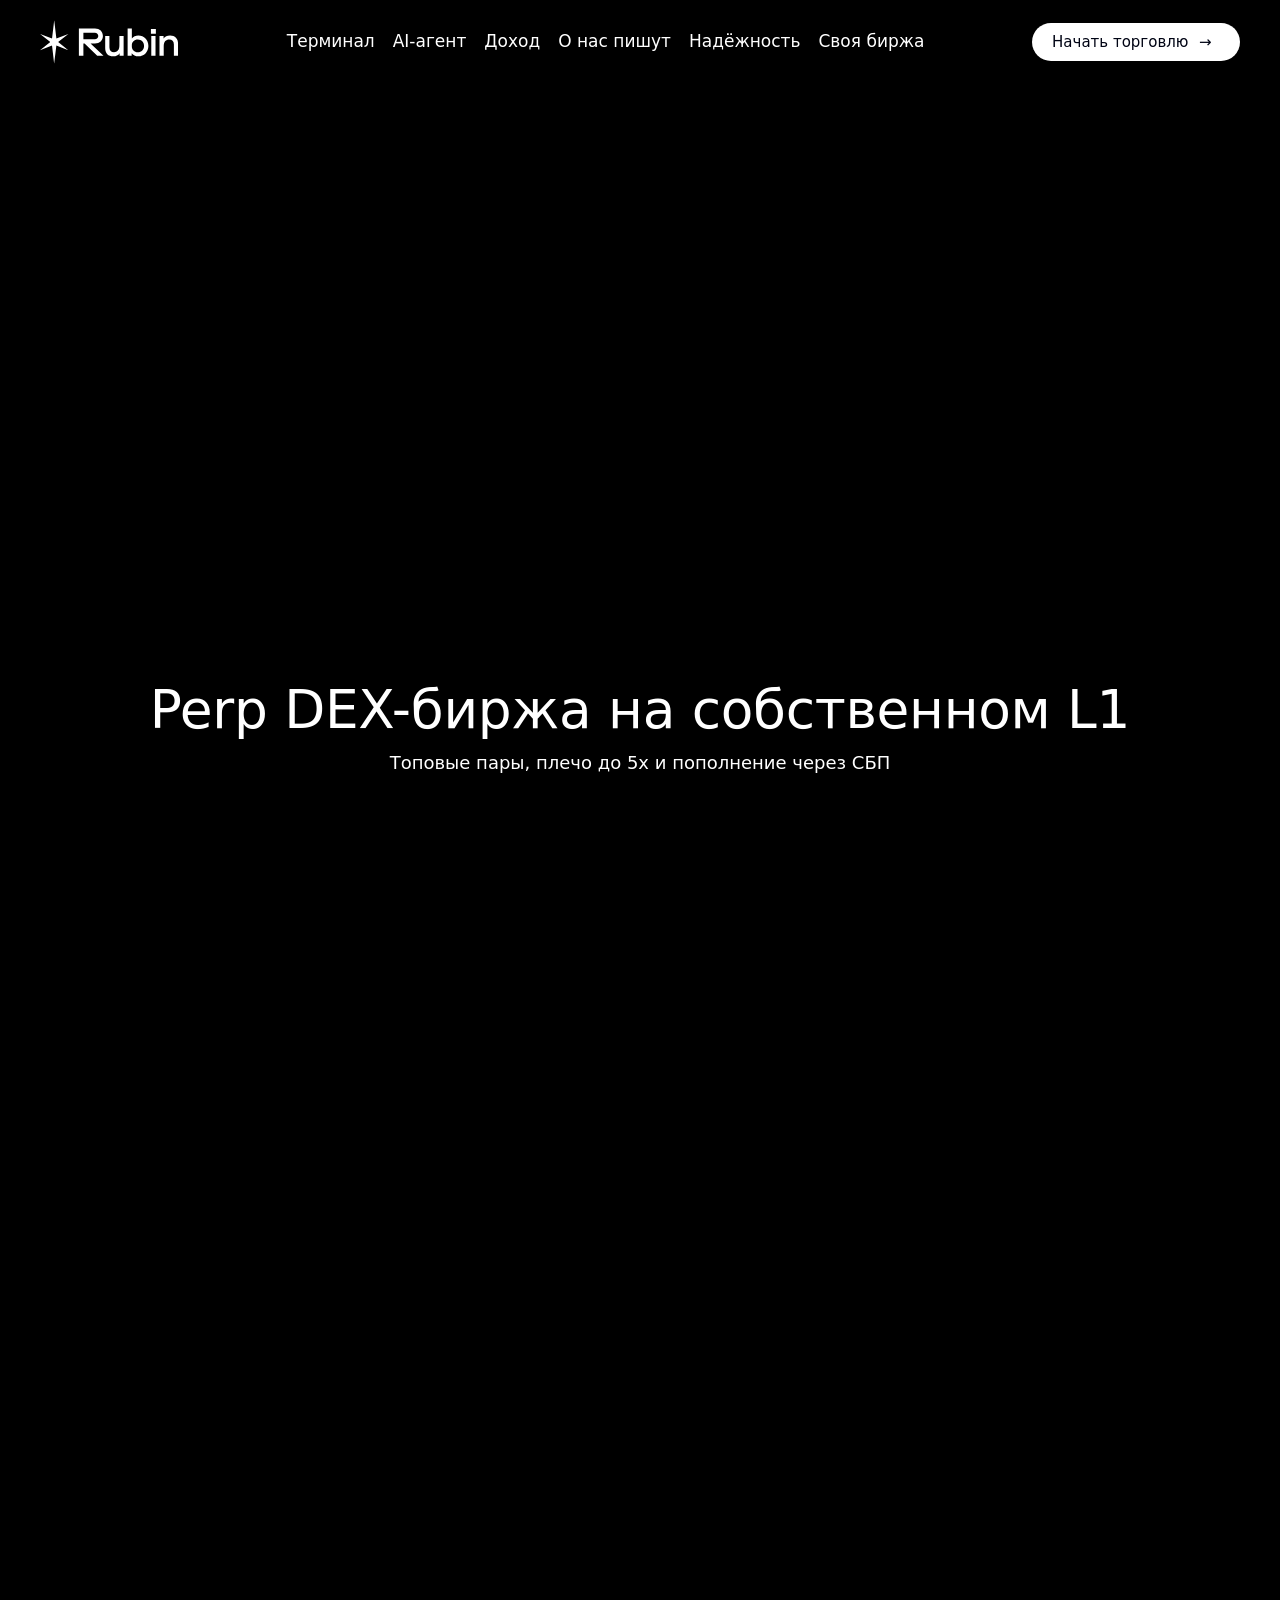
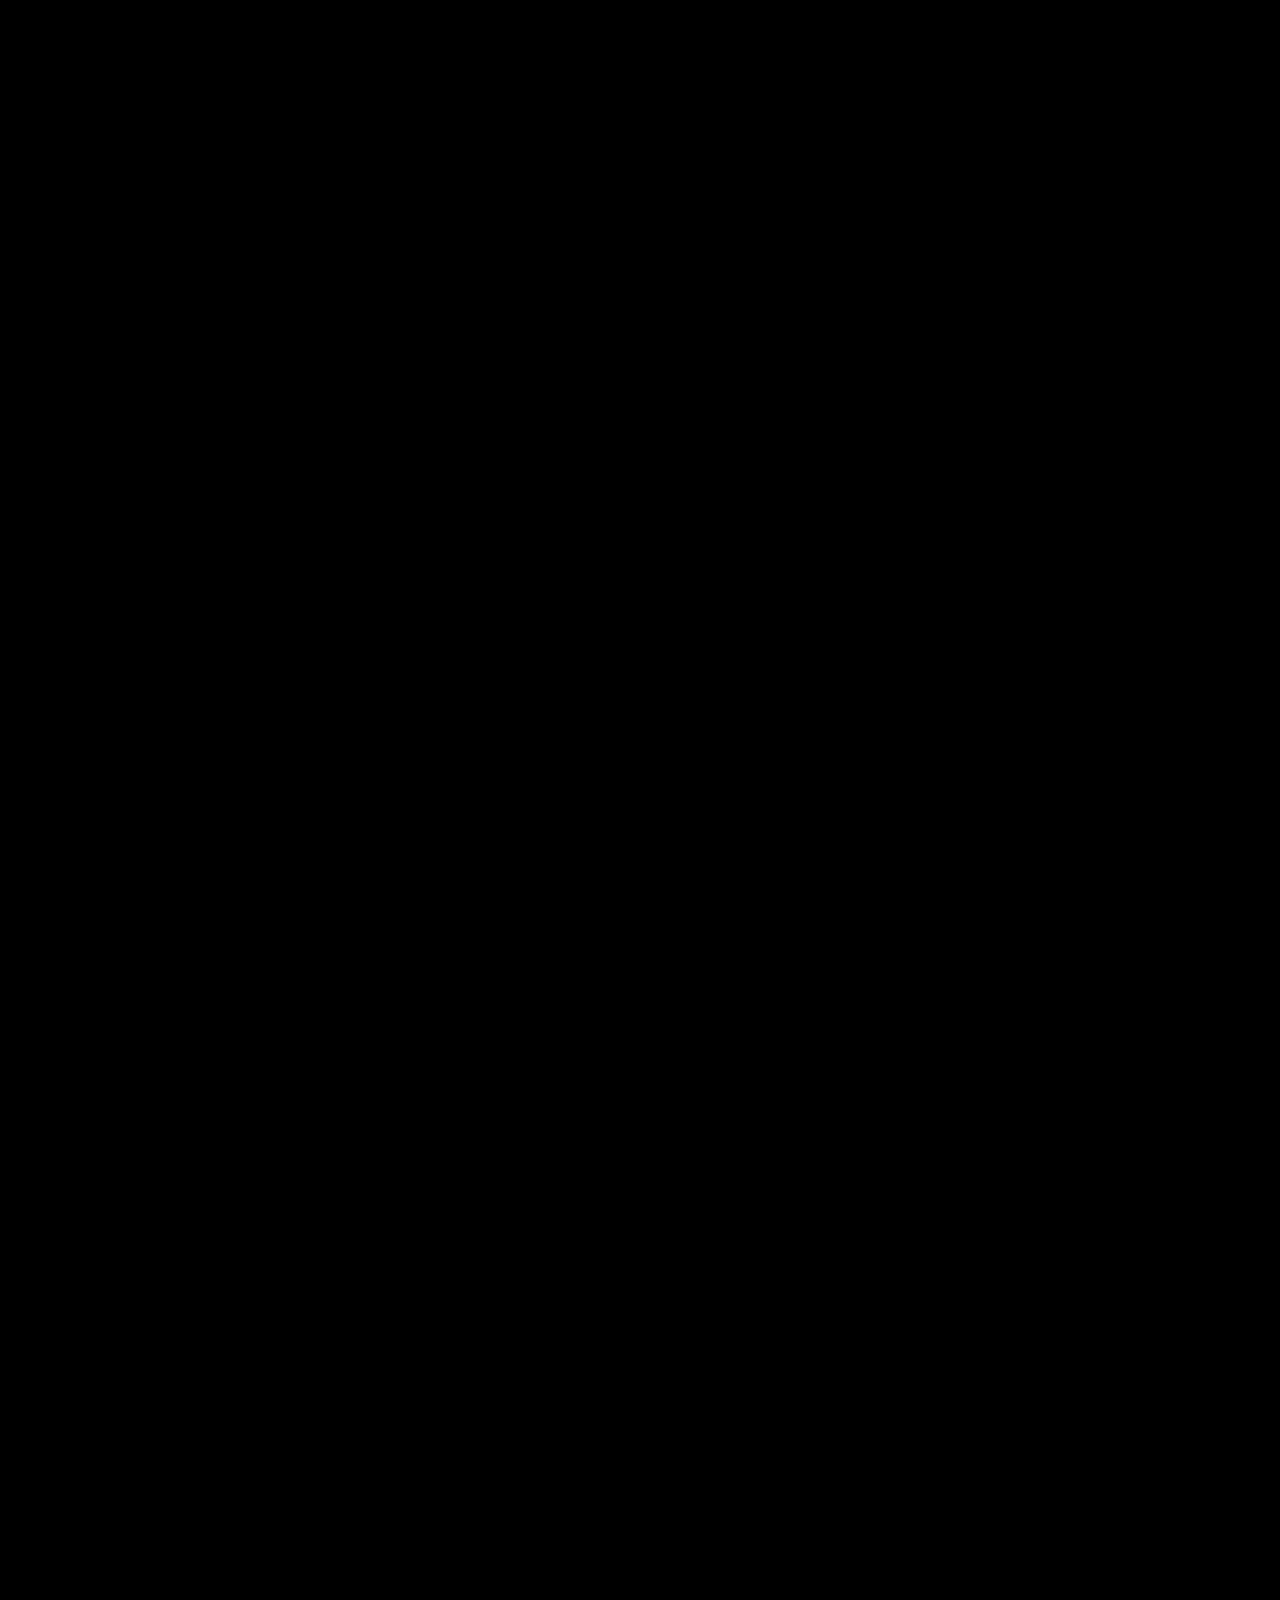
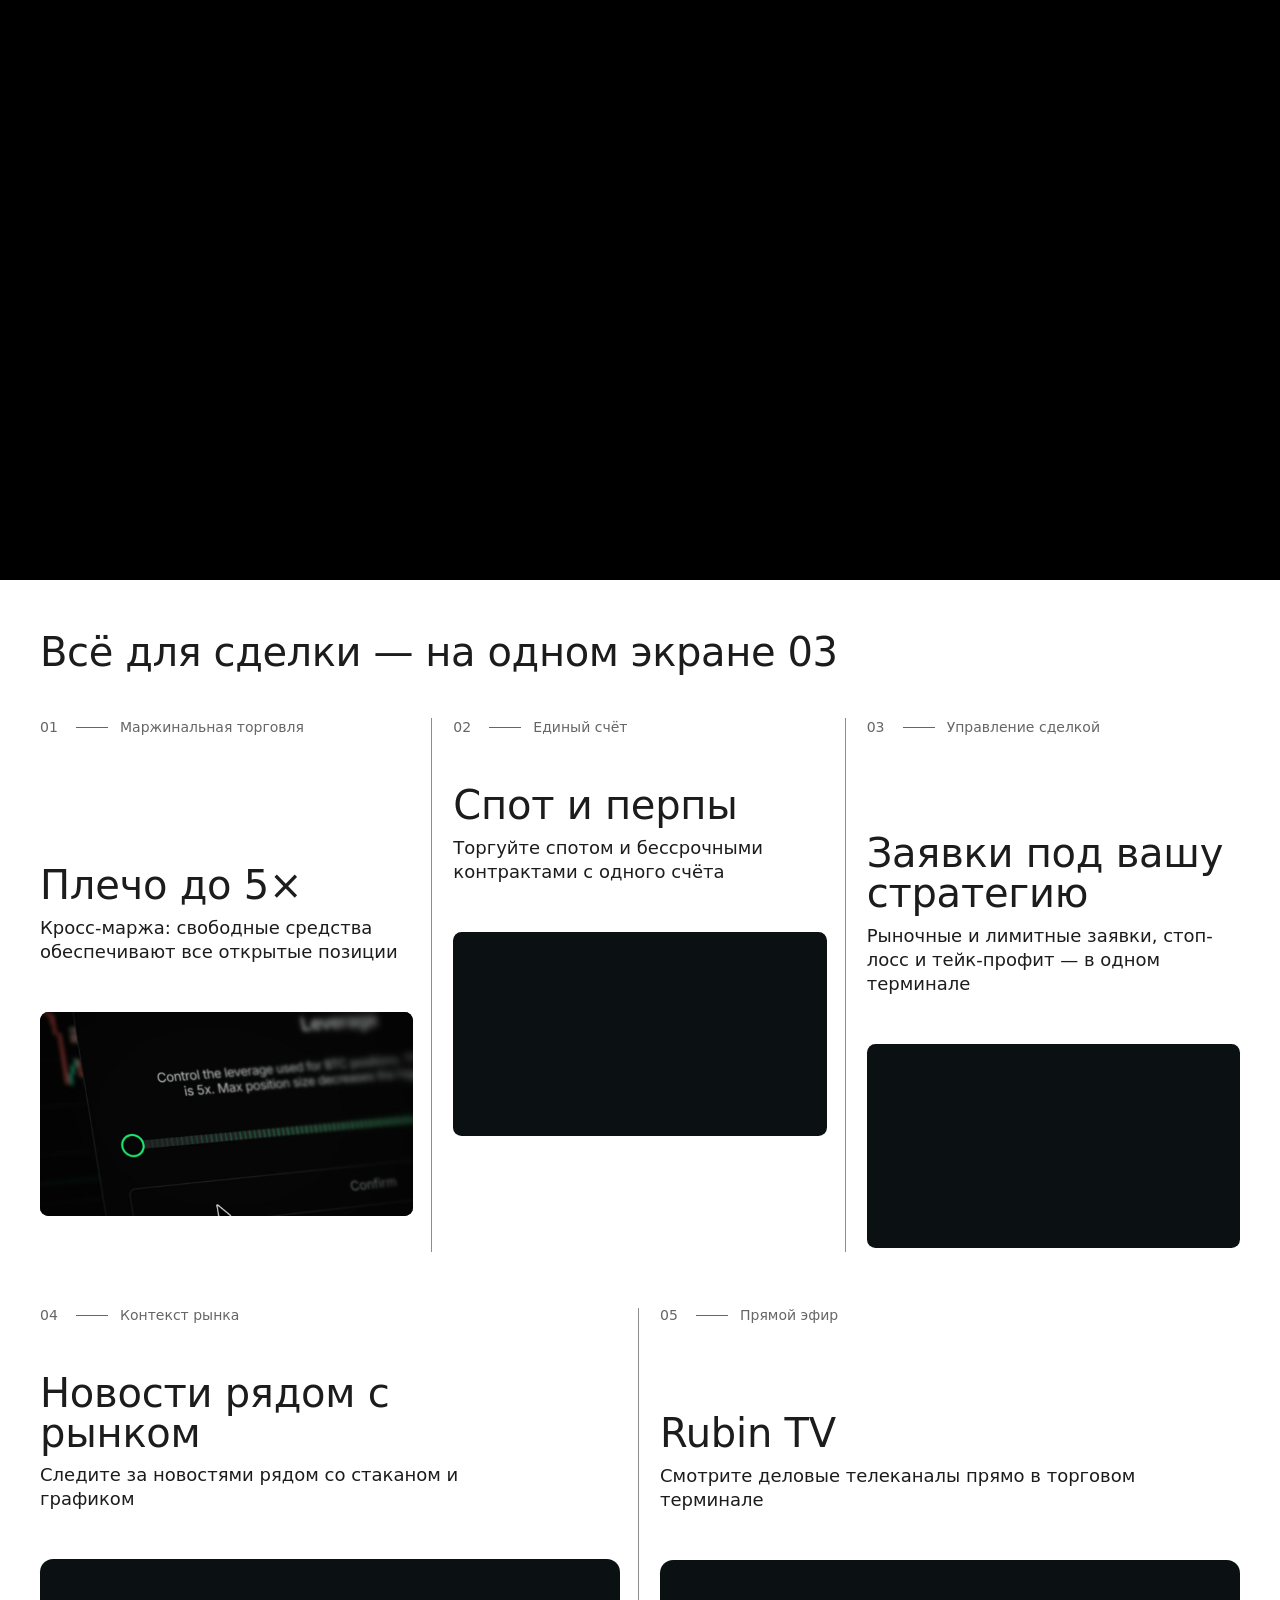
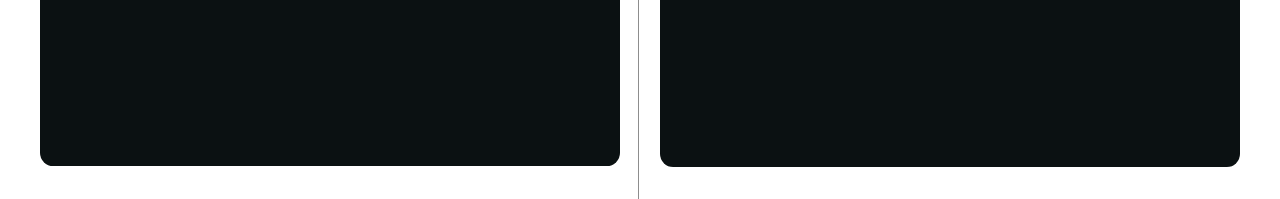
<file: index.html>
<!DOCTYPE html>
<html lang="ru">
  <head>
    <meta charset="UTF-8" />
    <meta http-equiv="refresh" content="0; url=./hero-prototype/" />
    <meta name="viewport" content="width=device-width, initial-scale=1.0" />
    <title>RUBIN</title>
    <link rel="canonical" href="./hero-prototype/" />
  </head>
  <body>
    <p><a href="./hero-prototype/">Открыть прототип RUBIN</a></p>
  </body>
</html>
</file>
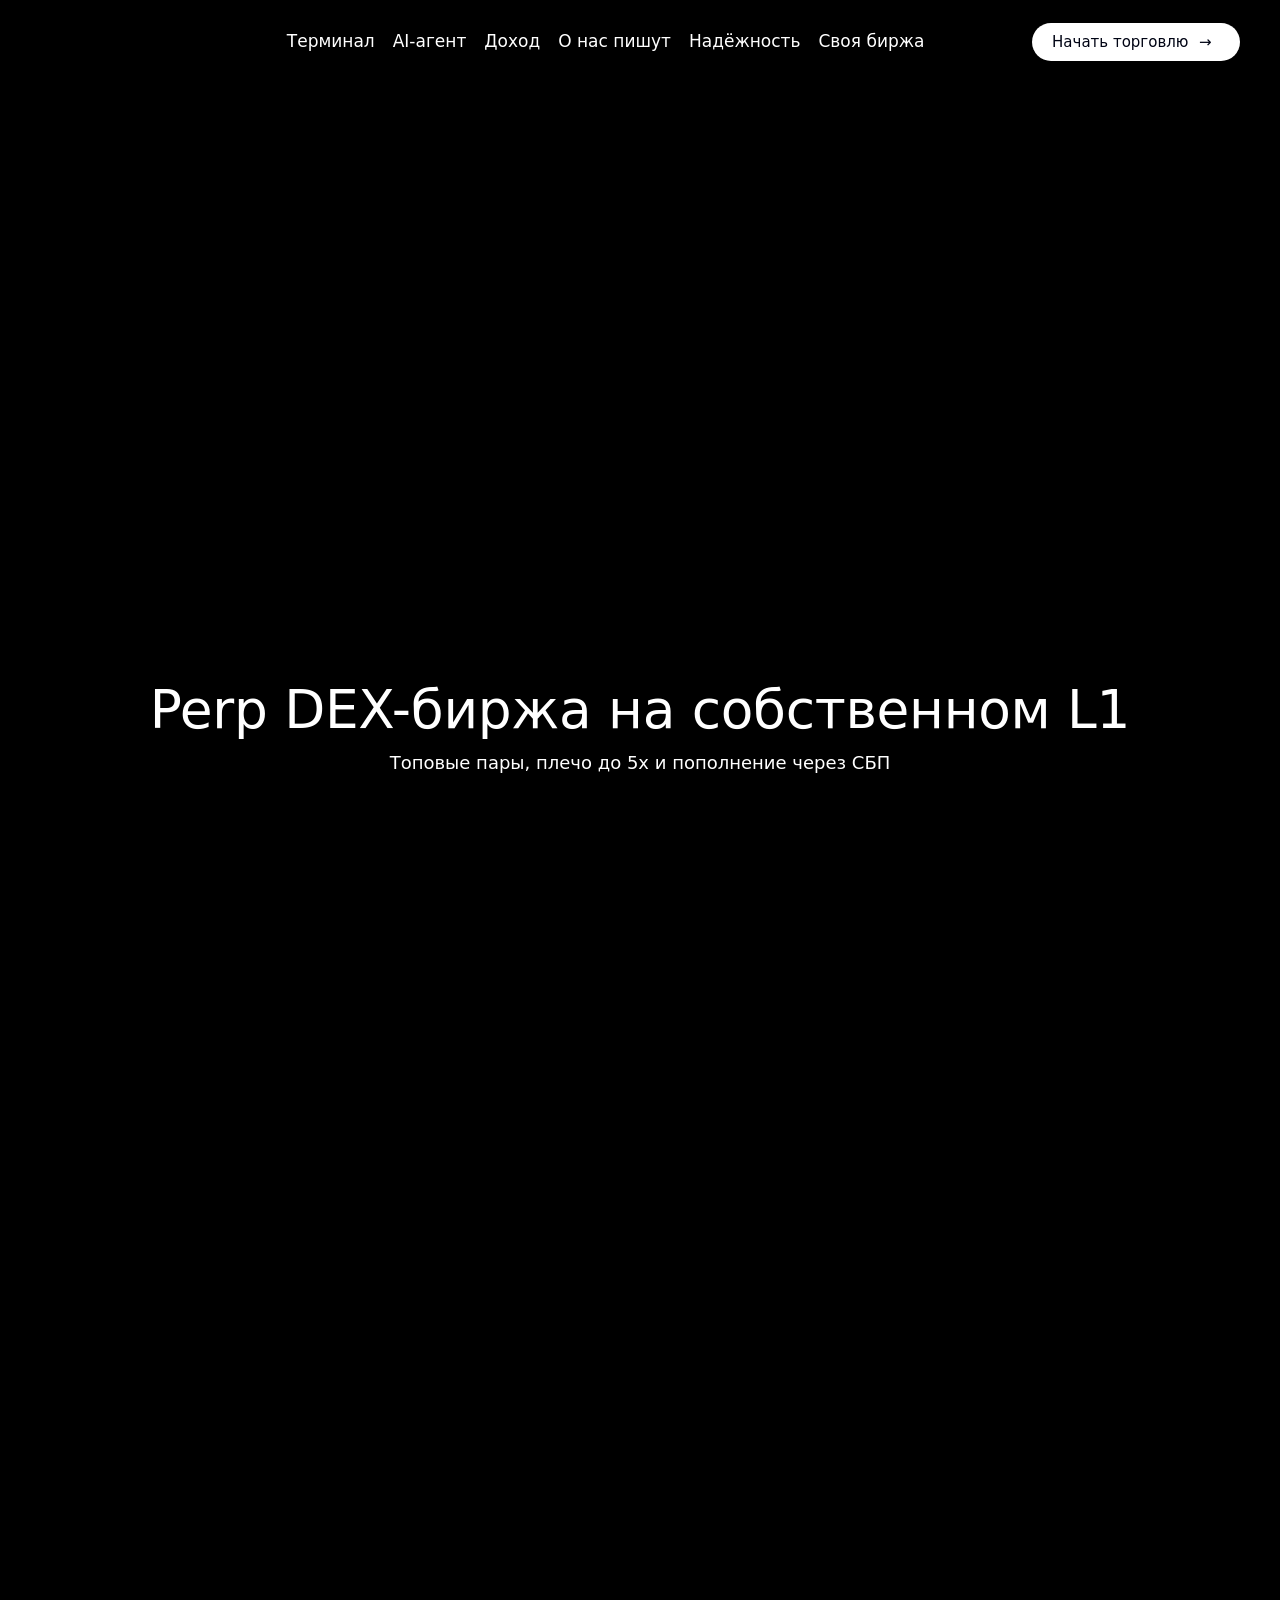
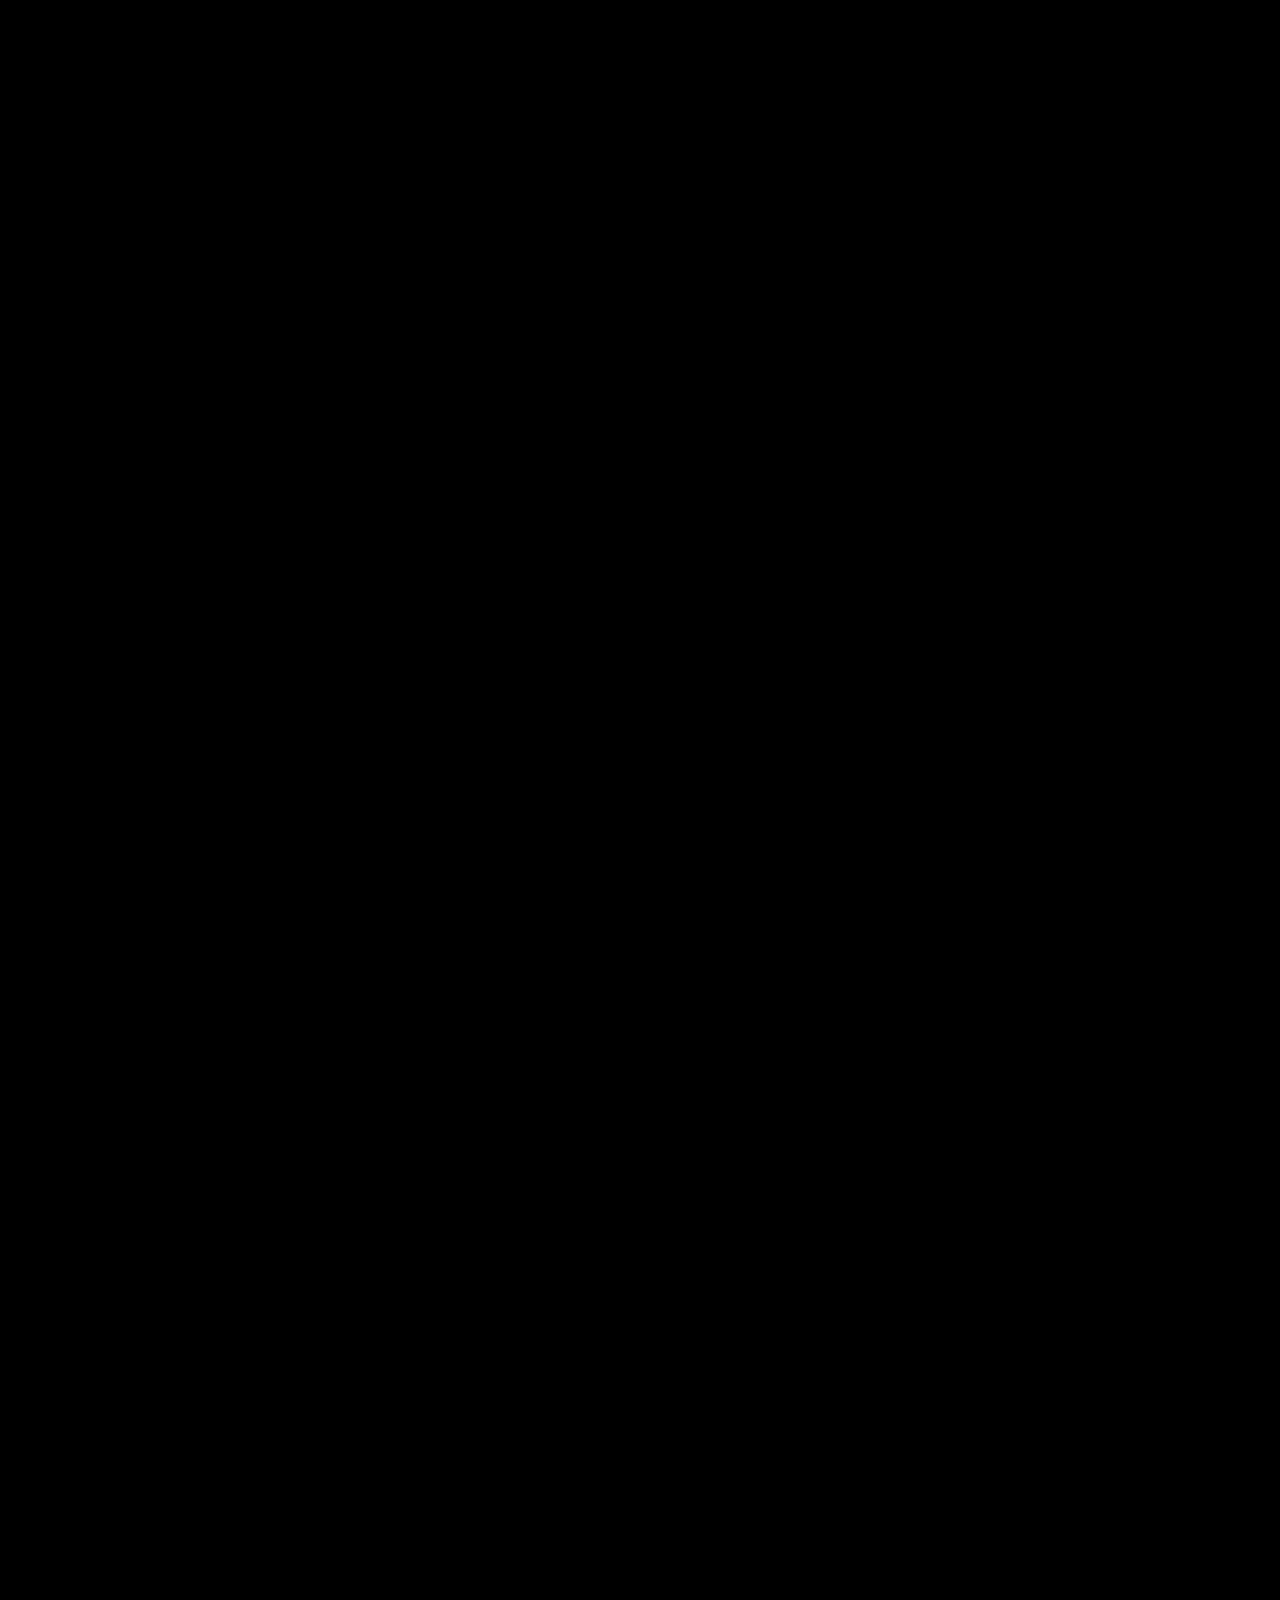
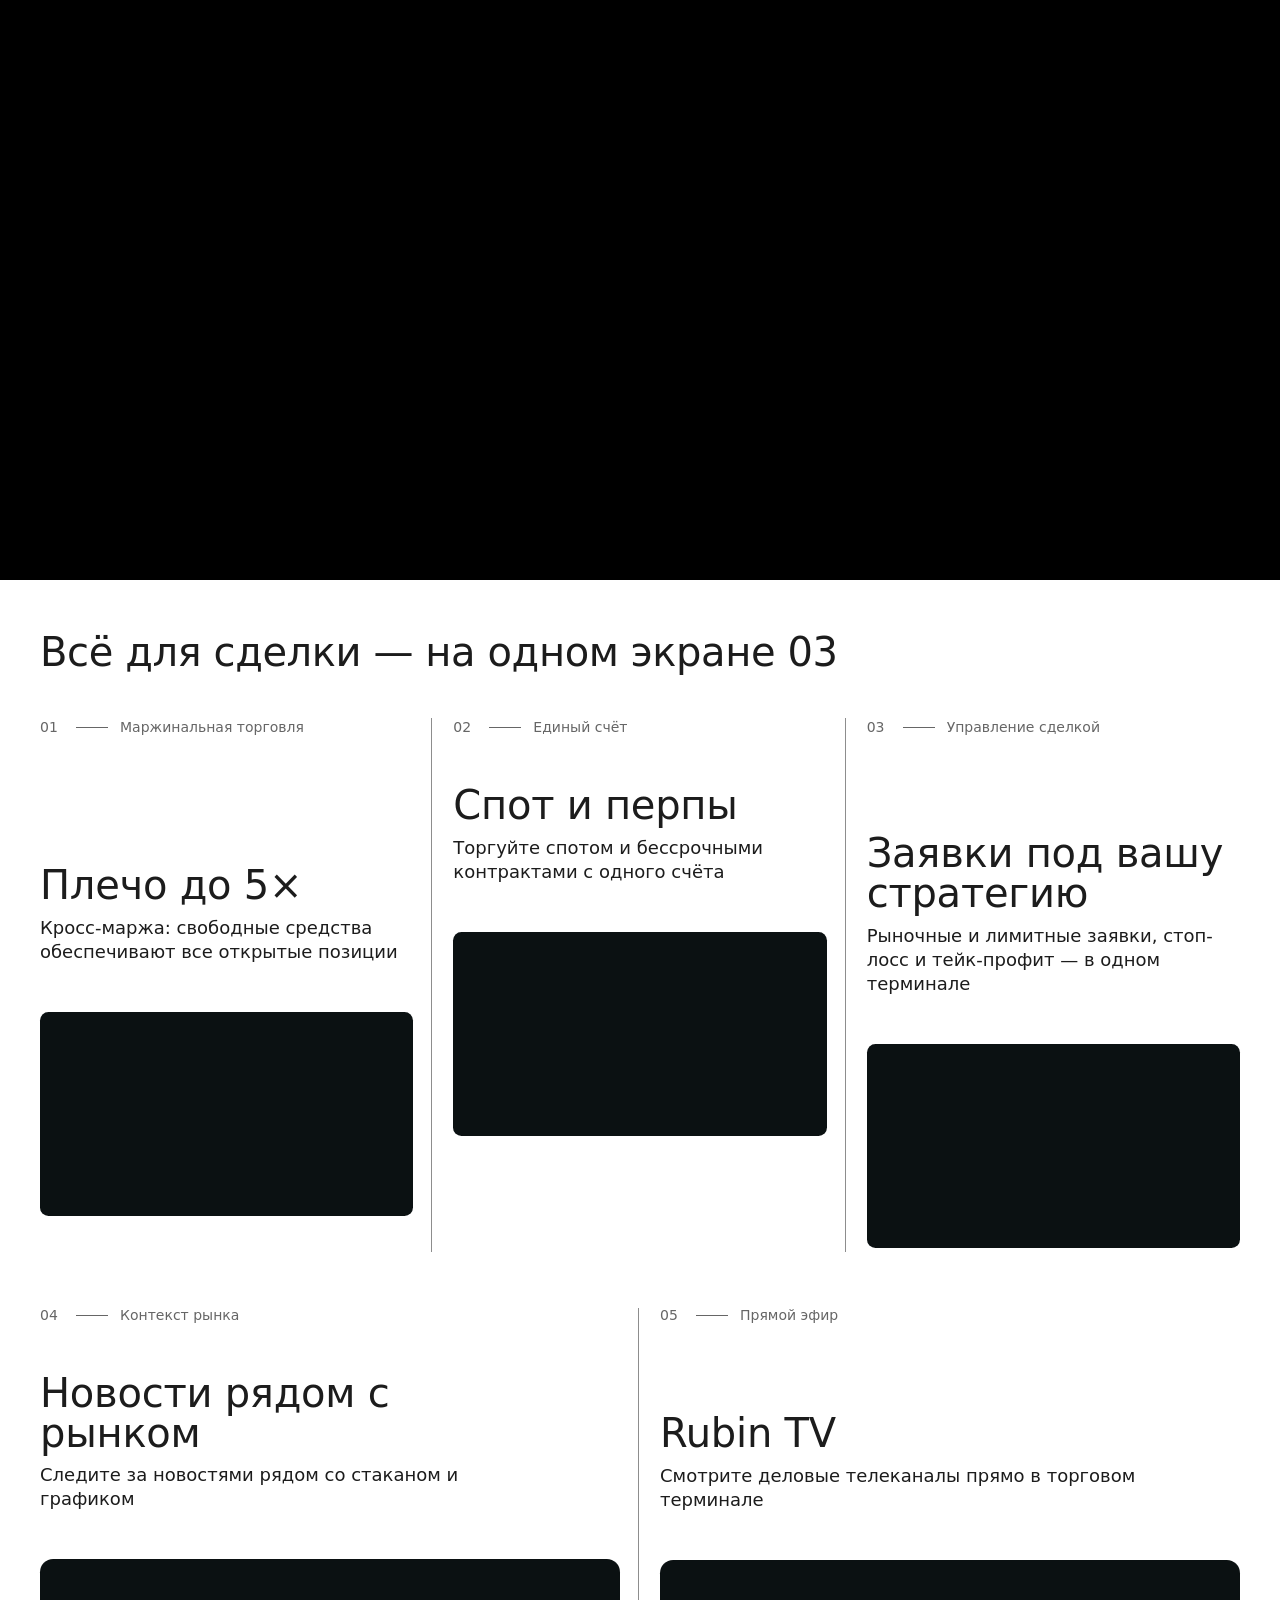
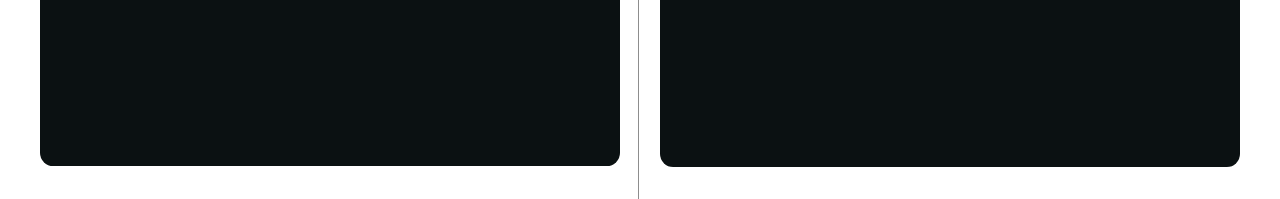
<file: hero-prototype/index.html>
<!DOCTYPE html>
<html lang="ru">
  <head>
    <meta charset="UTF-8" />
    <meta name="viewport" content="width=device-width, initial-scale=1.0" />
    <title>RUBIN — Hero scroll prototype</title>
    <meta name="description" content="Топовые пары, плечо до 5х и пополнение через СБП" />
    <!-- превью ссылки в мессенджерах и соцсетях: адреса абсолютные, на опубликованную версию -->
    <meta property="og:type" content="website" />
    <meta property="og:site_name" content="Rubin" />
    <meta property="og:locale" content="ru_RU" />
    <meta property="og:url" content="https://artbashkirov.github.io/Rubin/hero-prototype/" />
    <meta property="og:title" content="Rubin — Perp DEX-биржа на собственном L1" />
    <meta property="og:description" content="Топовые пары, плечо до 5х и пополнение через СБП" />
    <meta property="og:image" content="https://artbashkirov.github.io/Rubin/assets/landing/og-image.jpg" />
    <meta property="og:image:width" content="2400" />
    <meta property="og:image:height" content="1260" />
    <meta name="twitter:card" content="summary_large_image" />
    <link rel="stylesheet" href="./hero.css?v=hero-v5g" />
  </head>
  <body class="is-revealed">
    <section class="hero-scroll" aria-label="Hero">
      <div class="hero-pin">
        <canvas class="hero-canvas" aria-hidden="true"></canvas>
        <div class="stage__scrim" aria-hidden="true"></div>

        <header class="nav">
          <a class="nav__logo" href="#" aria-label="Rubin">
            <img src="../assets/landing/logo.svg" alt="Rubin" width="139" height="44" />
          </a>
          <nav class="nav__mid" aria-label="Основное">
          <a class="roll" href="#terminal" aria-label="Терминал"><span class="roll__label">Терминал</span></a>
          <a class="roll" href="#agent" aria-label="AI-агент"><span class="roll__label">AI-агент</span></a>
          <a class="roll" href="#earn" aria-label="Доход"><span class="roll__label">Доход</span></a>
          <a class="roll" href="#press" aria-label="О нас пишут"><span class="roll__label">О нас пишут</span></a>
          <a class="roll" href="#network" aria-label="Надёжность"><span class="roll__label">Надёжность</span></a>
          <a class="roll" href="#own-exchange" aria-label="Своя биржа"><span class="roll__label">Своя биржа</span></a>
          </nav>
          <a class="nav__cta roll" href="#trade" aria-label="Начать торговлю">
            <span class="roll__inner">
              <span class="roll__arrow roll__arrow--in" aria-hidden="true">→</span>
              <span class="roll__label">Начать торговлю</span>
              <span class="roll__arrow roll__arrow--out" aria-hidden="true">→</span>
            </span>
          </a>
        </header>

        <div class="copy">
          <h1>Perp DEX-биржа на собственном L1</h1>
          <p>Топовые пары, плечо до 5х и пополнение через СБП</p>
          <div class="copy__chains">
            <div class="copy__chains-track">
              <div class="copy__chains-set">
                <img src="../assets/landing/chains/polygon.svg" alt="Polygon" width="160" height="48" />
                <img src="../assets/landing/chains/arbitrum.svg" alt="Arbitrum" width="165" height="48" />
                <img src="../assets/landing/chains/zcash.svg" alt="Zcash" width="167" height="48" />
                <img src="../assets/landing/chains/ethereum.svg" alt="Ethereum" width="144" height="48" />
                <img src="../assets/landing/chains/gram.svg" alt="Gram" width="118" height="48" />
              </div>
              <div class="copy__chains-set" aria-hidden="true">
                <img src="../assets/landing/chains/polygon.svg" alt="" width="160" height="48" />
                <img src="../assets/landing/chains/arbitrum.svg" alt="" width="165" height="48" />
                <img src="../assets/landing/chains/zcash.svg" alt="" width="167" height="48" />
                <img src="../assets/landing/chains/ethereum.svg" alt="" width="144" height="48" />
                <img src="../assets/landing/chains/gram.svg" alt="" width="118" height="48" />
              </div>
            </div>
          </div>
        </div>

        <p class="hero-status" hidden></p>
      </div>
    </section>

    <section class="showcase" id="terminal" aria-labelledby="showcase-title">
      <div class="showcase__inner">
        <h2 class="showcase__title" id="showcase-title">Всё для сделки — на одном экране 03</h2>

        <div class="showcase__stories">
          <div class="showcase__row showcase__row--trade">
            <span class="showcase__divider showcase__divider--1" aria-hidden="true"></span>
            <span class="showcase__divider showcase__divider--2" aria-hidden="true"></span>

            <article class="feature feature--leverage">
              <div class="feature__meta">
                <span class="feature__num">01</span>
                <span class="feature__rule" aria-hidden="true"></span>
                <span class="feature__category">Маржинальная торговля</span>
              </div>
              <div class="feature__pause" aria-hidden="true"></div>
              <div class="feature__copy">
                <h3 class="feature__headline">Плечо до 5×</h3>
                <p class="feature__text">Кросс-маржа: свободные средства обеспечивают все открытые позиции</p>
              </div>
              <div class="feature__fragment">
                <div class="feature__media">
                  <video src="../assets/landing/section-terminal/frag-01-leverage.mp4" poster="../assets/landing/section-terminal/frag-01-leverage-poster.jpg" aria-label="Окно настройки плеча в терминале Rubin" width="523" height="286" muted loop playsinline preload="none"></video>                </div>
              </div>
            </article>

            <article class="feature feature--spot">
              <div class="feature__meta">
                <span class="feature__num">02</span>
                <span class="feature__rule" aria-hidden="true"></span>
                <span class="feature__category">Единый счёт</span>
              </div>
              <div class="feature__pause" aria-hidden="true"></div>
              <div class="feature__copy">
                <h3 class="feature__headline">Спот и перпы</h3>
                <p class="feature__text">Торгуйте спотом и бессрочными контрактами с одного счёта</p>
              </div>
              <div class="feature__fragment">
                <div class="feature__media">
                  <video src="../assets/landing/section-terminal/frag-02-spot-perps.mp4" poster="../assets/landing/section-terminal/frag-02-spot-perps-poster.jpg" aria-label="Список рынков спота и перпов в терминале Rubin" width="523" height="286" muted loop playsinline preload="none"></video>                </div>
              </div>
            </article>

            <article class="feature feature--orders">
              <div class="feature__meta">
                <span class="feature__num">03</span>
                <span class="feature__rule" aria-hidden="true"></span>
                <span class="feature__category">Управление сделкой</span>
              </div>
              <div class="feature__pause" aria-hidden="true"></div>
              <div class="feature__copy">
                <h3 class="feature__headline">Заявки под вашу стратегию</h3>
                <p class="feature__text">Рыночные и лимитные заявки, стоп-лосс и тейк-профит — в одном терминале</p>
              </div>
              <div class="feature__fragment">
                <div class="feature__media">
                  <video src="../assets/landing/section-terminal/frag-03-orders.mp4" poster="../assets/landing/section-terminal/frag-03-orders-poster.jpg" aria-label="Стакан и панель заявок в терминале Rubin" width="523" height="286" muted loop playsinline preload="none"></video>                </div>
              </div>
            </article>
          </div>

          <div class="showcase__row showcase__row--info">
            <span class="showcase__divider showcase__divider--3" aria-hidden="true"></span>

            <article class="feature feature--news">
              <div class="feature__meta">
                <span class="feature__num">04</span>
                <span class="feature__rule" aria-hidden="true"></span>
                <span class="feature__category">Контекст рынка</span>
              </div>
              <div class="feature__pause" aria-hidden="true"></div>
              <div class="feature__copy">
                <h3 class="feature__headline">Новости рядом с рынком</h3>
                <p class="feature__text">Следите за новостями рядом со стаканом и графиком</p>
              </div>
              <div class="feature__fragment">
                <div class="feature__media">
                  <video src="../assets/landing/section-terminal/frag-04-news.mp4" poster="../assets/landing/section-terminal/frag-04-news-poster.jpg" aria-label="Лента новостей в терминале Rubin" width="804" height="286" muted loop playsinline preload="none"></video>                </div>
              </div>
            </article>

            <article class="feature feature--tv">
              <div class="feature__meta">
                <span class="feature__num">05</span>
                <span class="feature__rule" aria-hidden="true"></span>
                <span class="feature__category">Прямой эфир</span>
              </div>
              <div class="feature__pause" aria-hidden="true"></div>
              <div class="feature__copy">
                <h3 class="feature__headline">Rubin TV</h3>
                <p class="feature__text">Смотрите деловые телеканалы прямо в торговом терминале</p>
              </div>
              <div class="feature__fragment">
                <div class="feature__media">
                  <video src="../assets/landing/section-terminal/frag-05-tv.mp4" poster="../assets/landing/section-terminal/frag-05-tv-poster.jpg" aria-label="Деловой телеканал в терминале Rubin" width="804" height="286" muted loop playsinline preload="none"></video>                </div>
              </div>
            </article>
          </div>
        </div>
      </div>
    </section>

    <script src="./vendor/gsap.min.js"></script>
    <script src="./hero.config.js?v=idle-blend1"></script>
    <script src="./hero-explode.js?v=explode-seam2"></script>
    <script src="./hero.js?v=hero-v5f"></script>
  </body>
</html>
</file>
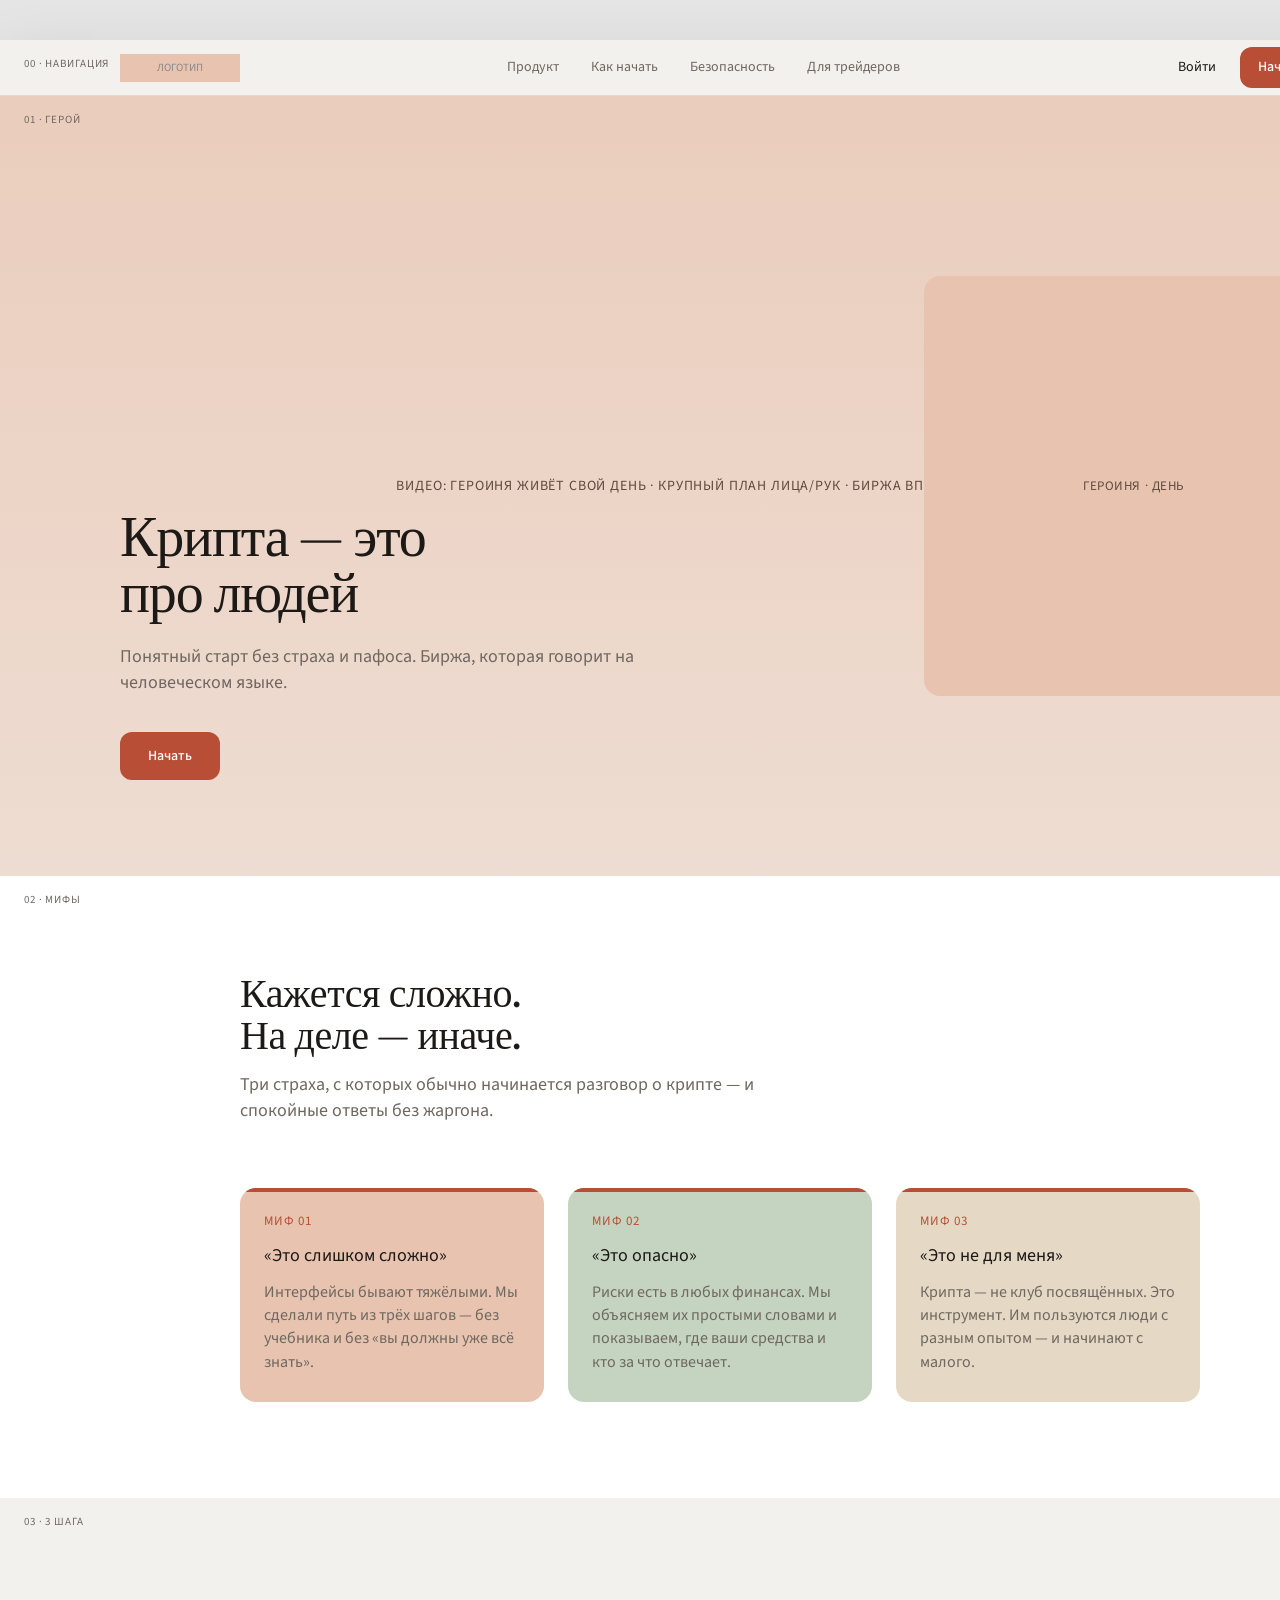
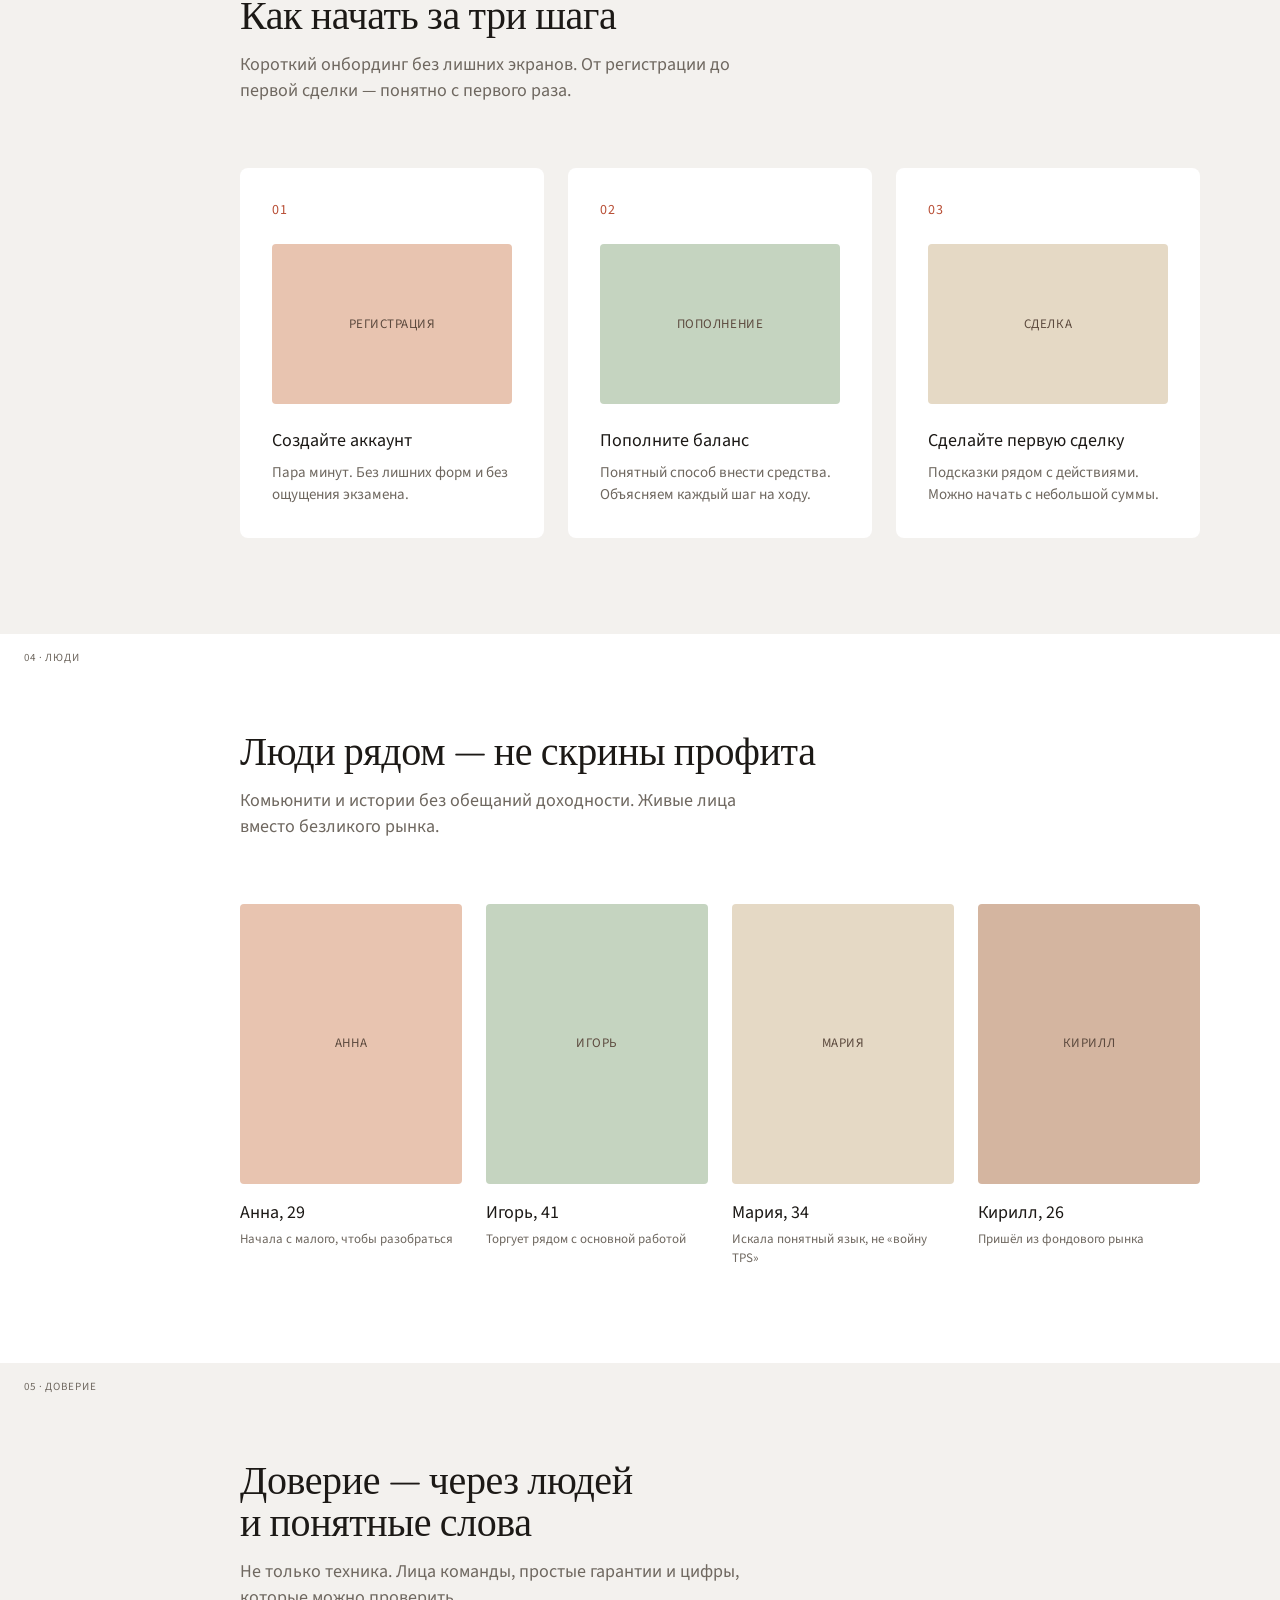
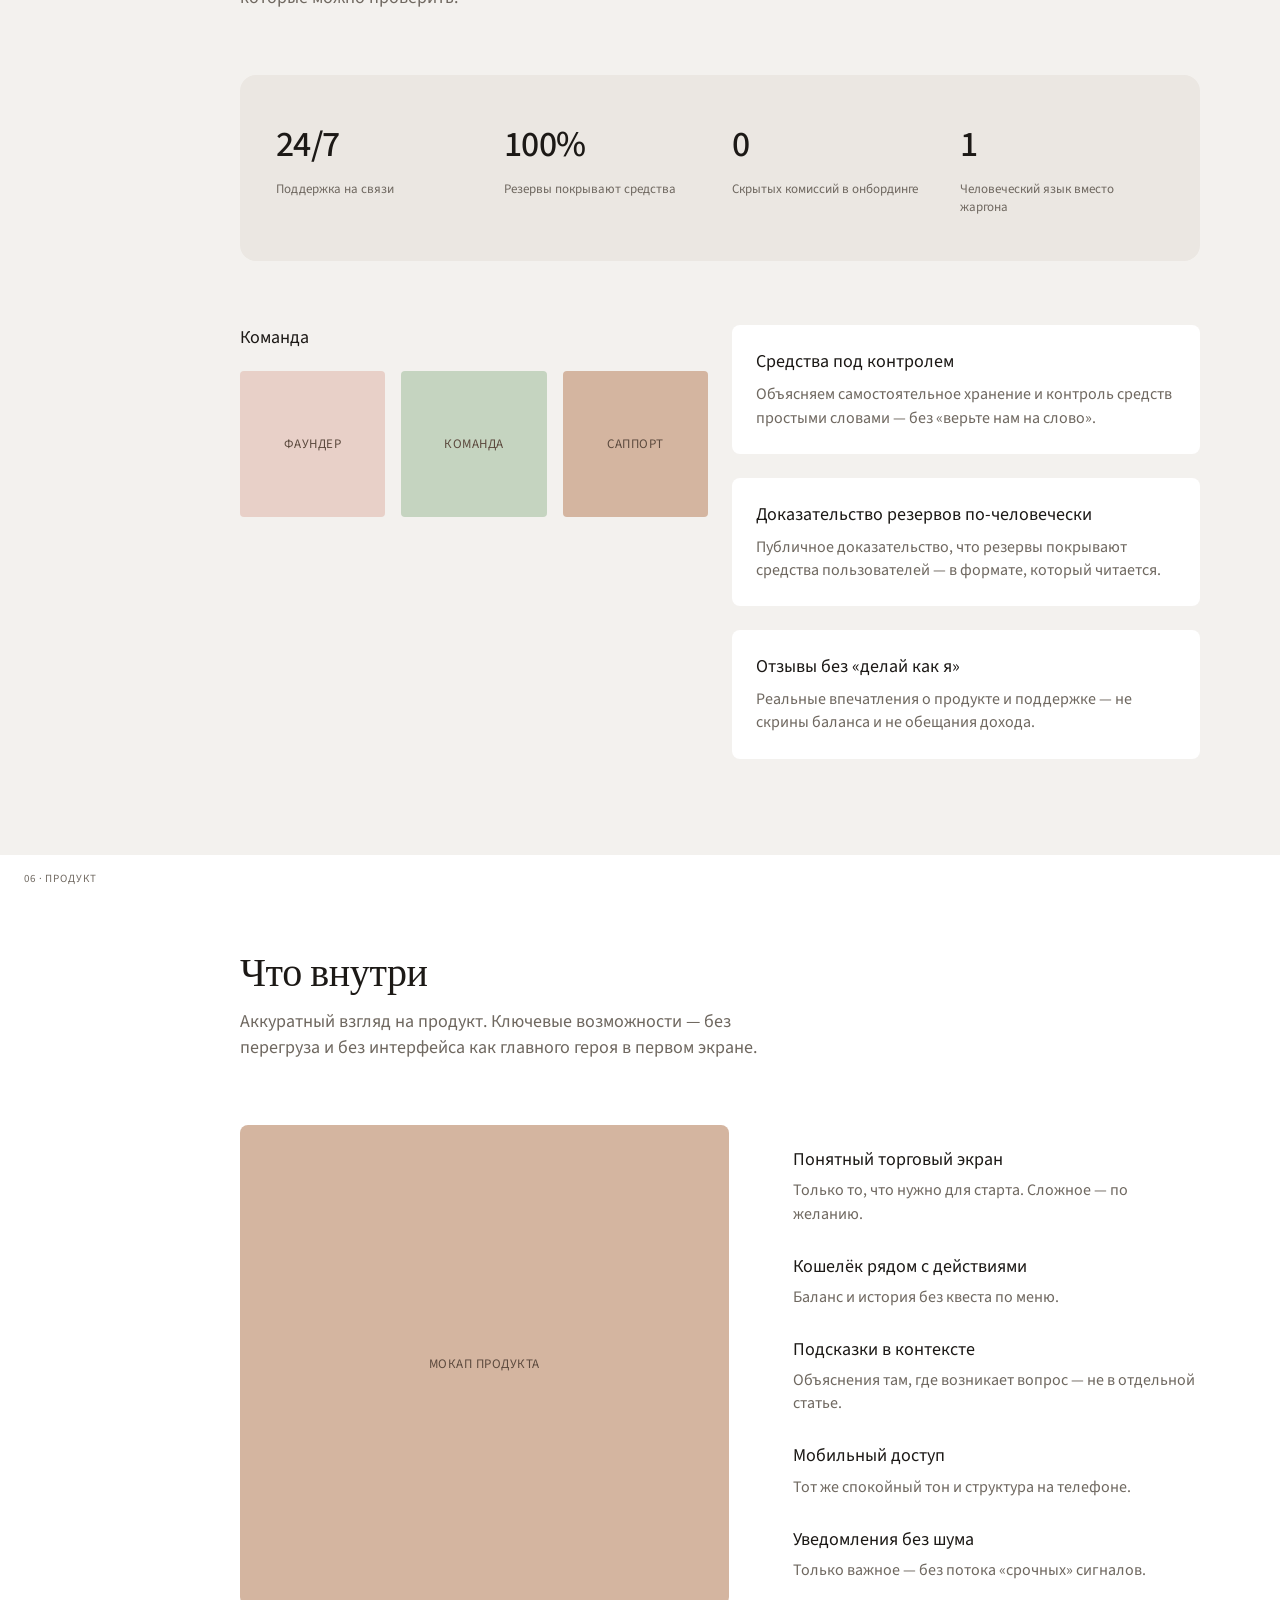
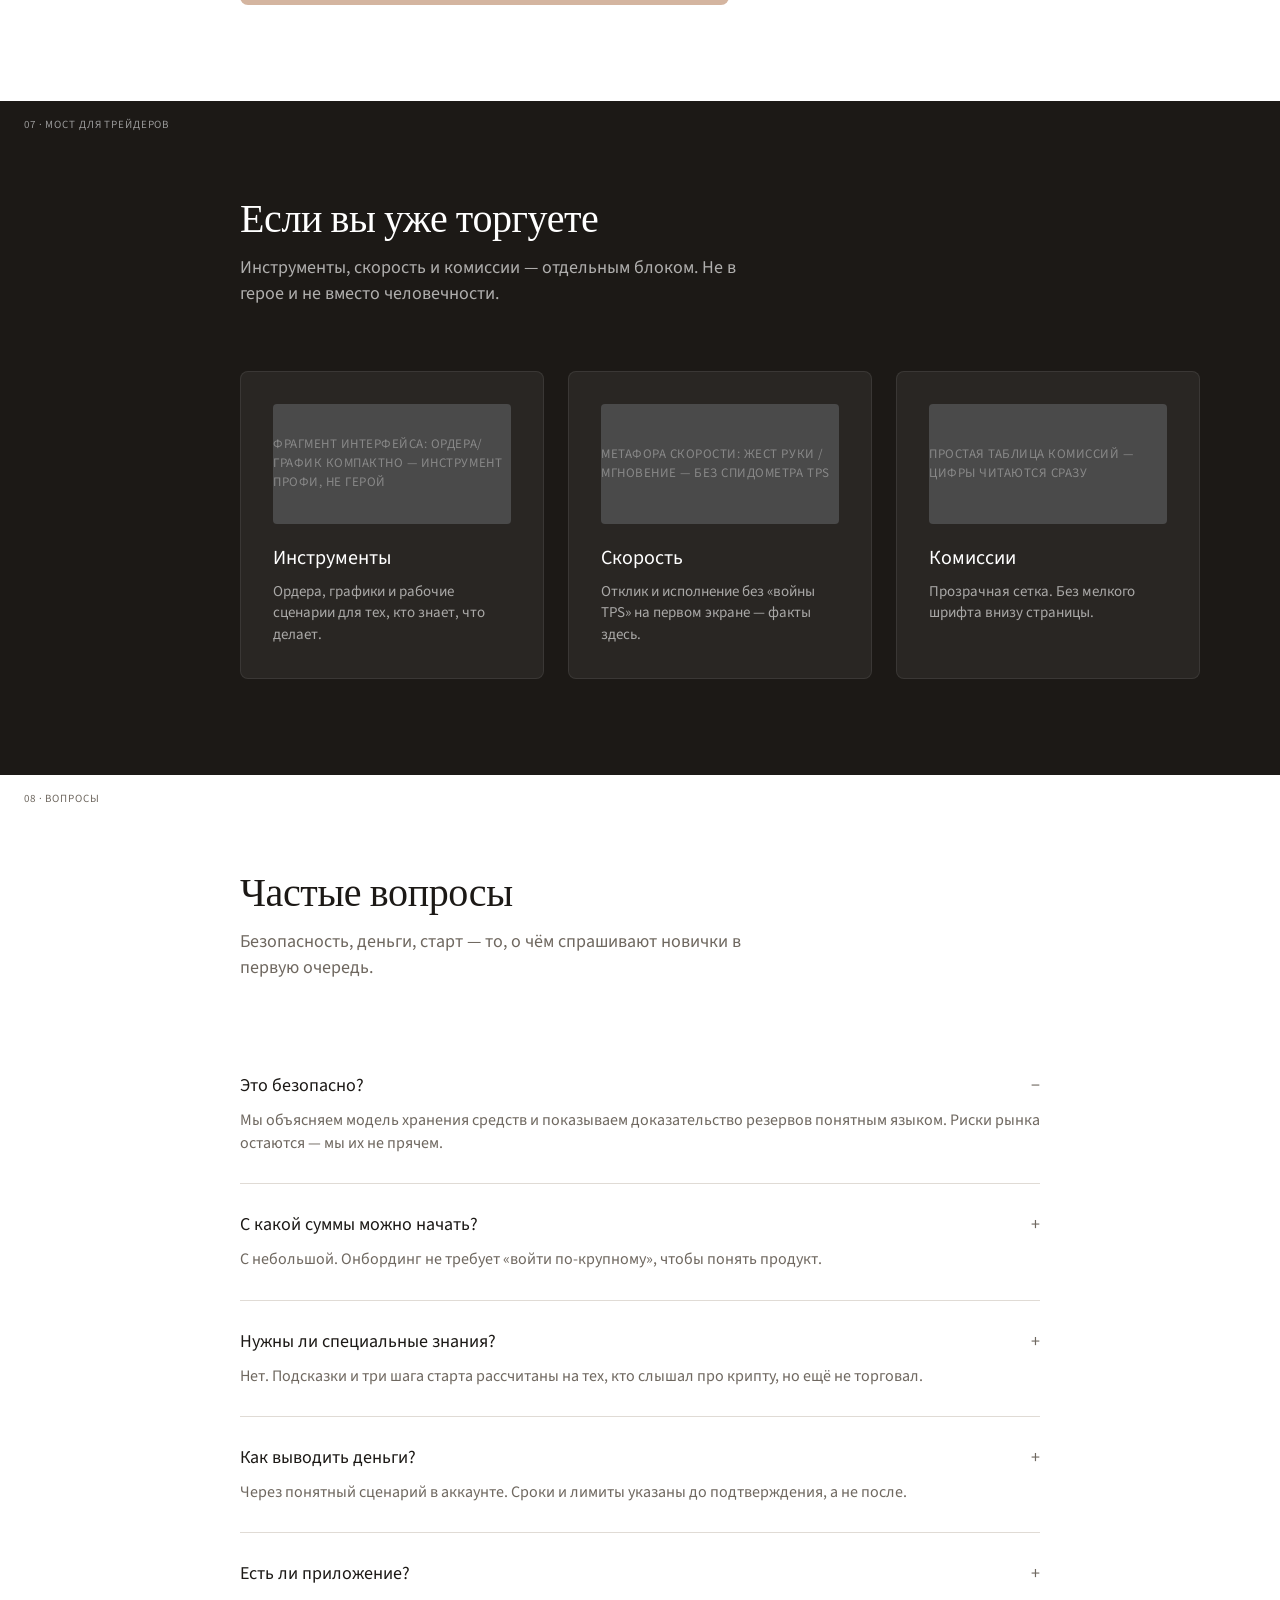
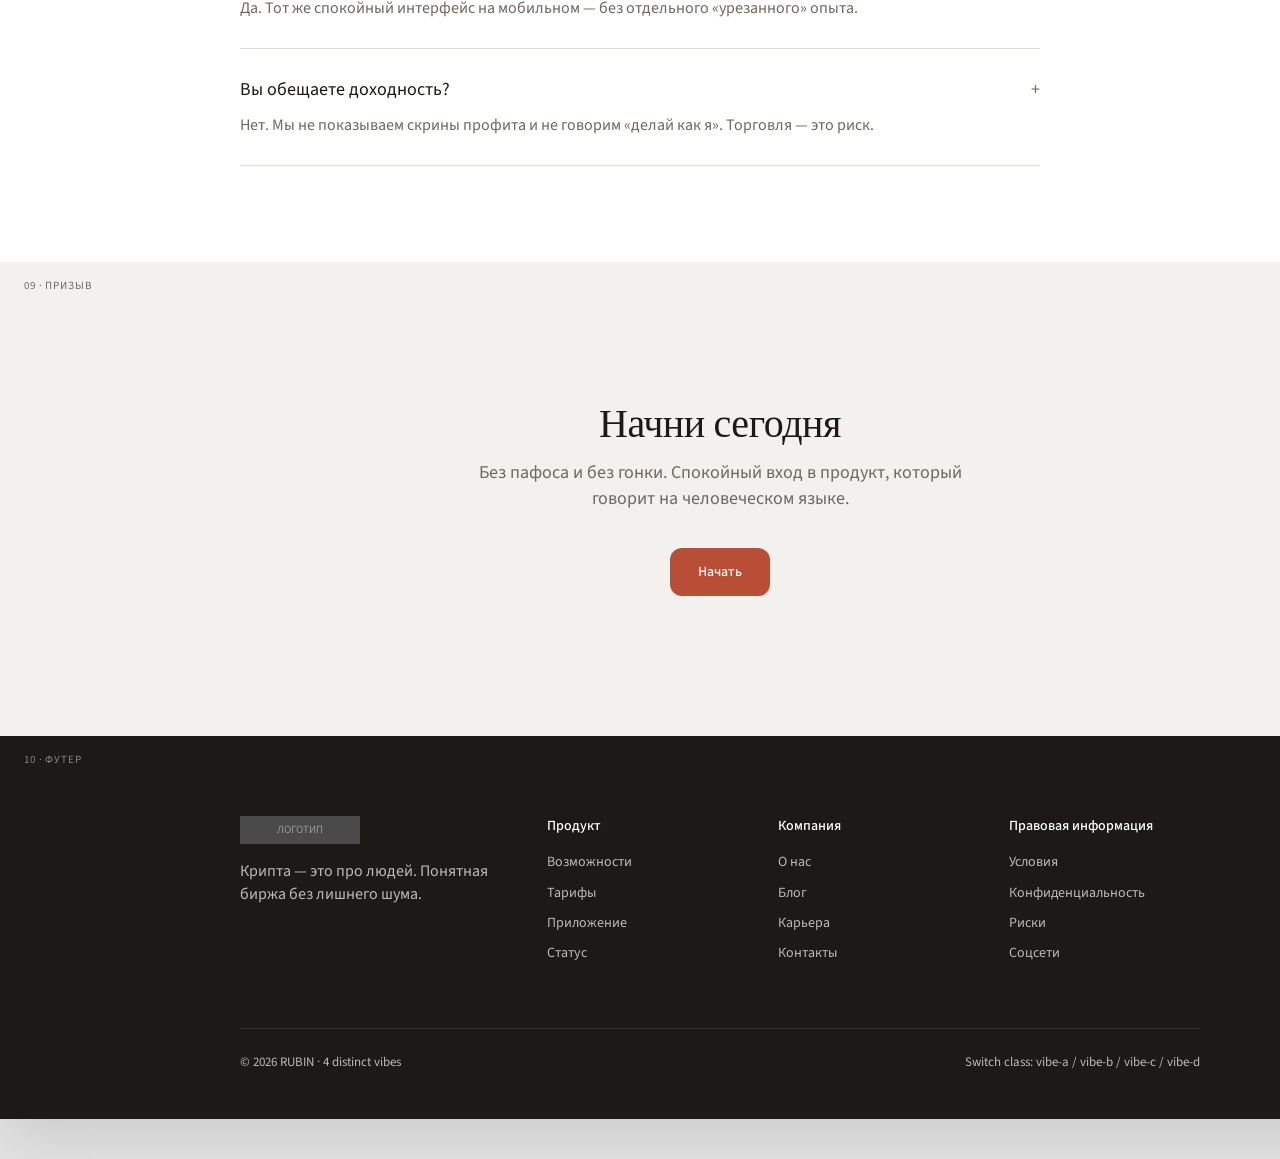
<file: landing-figma-spec.html>
<!DOCTYPE html>
<html lang="ru">
<head>
  <meta charset="UTF-8" />
  <meta name="viewport" content="width=device-width, initial-scale=1" />
  <title>RUBIN Landing — 4 distinct vibes (Figma sync)</title>
  <link rel="preconnect" href="https://fonts.googleapis.com" />
  <link rel="preconnect" href="https://fonts.gstatic.com" crossorigin />
  <link href="https://fonts.googleapis.com/css2?family=DM+Sans:ital,opsz,wght@0,9..40,400;0,9..40,500;0,9..40,600;1,9..40,400&family=Fraunces:opsz,wght@9..144,500;9..144,600&family=Instrument+Serif&family=Manrope:wght@400;500;600&family=Source+Sans+3:wght@400;500;600&family=Space+Grotesk:wght@400;500;600&display=swap" rel="stylesheet" />
  <style>
    :root {
      --bg: #F3F1EE;
      --surface: #FFFFFF;
      --text: #1C1916;
      --muted: #6F6860;
      --accent: #B84E35;
      --gray: #E8C4B0;
      --gray-dark: #1C1916;
      --line: #E0DBD5;
      --ph1: #E8C4B0;
      --ph2: #C5D4C0;
      --ph3: #E5D9C5;
      --ph4: #D4B5A0;
      --ph5: #E8D0C8;
      --ph-text: #5C4A3E;
      --max: 1440px;
      --pad: 120px;
      --pad-x: 120px;
      --pad-y: 96px;
      --gap: 24px;
      --card-gap: 24px;
      --content-max: 1200px;
      --nav-h: 56px;
    }
    * { box-sizing: border-box; margin: 0; padding: 0; }
    body {
      font-family: "DM Sans", "Helvetica Neue", Arial, sans-serif;
      background: #E5E5E5;
      color: var(--text);
      line-height: 1.45;
    }
    .page.vibe-a { font-family: "DM Sans", sans-serif; }
    .page.vibe-a h1, .page.vibe-a h2, .page.vibe-a h3 { font-family: "Space Grotesk", sans-serif; }
    /* A ← 11x.ai (H1 укорочен с 152 под длинный манифест) */
    .page.vibe-a {
      --h1: 112px; --h1-lh: 1; --h1-ls: -0.03em;
      --h2: 56px; --h2-lh: 1; --h2-ls: -0.04em;
      --h3: 32px; --lead: 18px; --lead-lh: 26px;
      --body: 16px; --nav: 14px; --btn: 16px; --metric: 48px; --cap: 13px;
      --pad-x: 96px; --pad-y: 140px; --gap: 32px; --card-gap: 24px;
      --content-max: 1248px; --nav-h: 72px;
    }
    .page.vibe-b { font-family: "DM Sans", sans-serif; }
    .page.vibe-b h1, .page.vibe-b h2 { font-family: "Instrument Serif", "Times New Roman", serif; font-weight: 400; }
    /* B ← hyperfoundation.org / Hyperliquid */
    .page.vibe-b {
      --h1: 90px; --h1-lh: 1; --h1-ls: 0;
      --h2: 56px; --h2-lh: 1.07; --h2-ls: 0;
      --h3: 32px; --lead: 28px; --lead-lh: 42px;
      --body: 16px; --nav: 16px; --btn: 16px; --metric: 35px; --cap: 14px;
      --pad-x: 152px; --pad-y: 160px; --gap: 48px; --card-gap: 40px;
      --content-max: 1136px; --nav-h: 64px;
    }
    .page.vibe-c { font-family: "Source Sans 3", sans-serif; }
    .page.vibe-c h1, .page.vibe-c h2 { font-family: "Fraunces", Georgia, serif; font-weight: 400; }
    /* C ← basecraft.ru — warm dense + tinted placeholders */
    .page.vibe-c {
      --h1: 56px; --h1-lh: 1; --h1-ls: -0.02em;
      --h2: 40px; --h2-lh: 1.05; --h2-ls: -0.01em;
      --h3: 18px; --lead: 18px; --lead-lh: 26px;
      --body: 16px; --nav: 14px; --btn: 14px; --metric: 36px; --cap: 13px;
      --pad-x: 120px; --pad-y: 96px; --gap: 24px; --card-gap: 24px;
      --content-max: 1200px; --nav-h: 56px;
      --bg: #F3F1EE;
      --surface: #FFFFFF;
      --text: #1C1916;
      --muted: #6F6860;
      --accent: #B84E35;
      --line: #E0DBD5;
      --ph1: #E8C4B0;
      --ph2: #C5D4C0;
      --ph3: #E5D9C5;
      --ph4: #D4B5A0;
      --ph5: #E8D0C8;
      --ph-text: #5C4A3E;
    }
    .page.vibe-d { font-family: "DM Sans", sans-serif; }
    .page.vibe-d h1, .page.vibe-d h2, .page.vibe-d h3 { font-family: "Manrope", "DM Sans", sans-serif; font-weight: 400; }
    /* D — quiet premium, soft dual cards */
    .page.vibe-d {
      --h1: 88px; --h1-lh: 0.95; --h1-ls: -0.03em;
      --h2: 40px; --h2-lh: 1.1; --h2-ls: -0.01em;
      --h3: 20px; --lead: 16px; --lead-lh: 22px;
      --body: 16px; --nav: 14px; --btn: 14px; --metric: 36px; --cap: 13px;
      --pad-x: 104px; --pad-y: 100px; --gap: 16px; --card-gap: 18px;
      --content-max: 1232px; --nav-h: 48px;
      --text: #0A1217;
      --bg: #FFFFFF;
      --surface: #FFFFFF;
      --muted: #6A7278;
      --accent: #0A1217;
      --line: #E8E7E5;
      --ph1: #F6F5F4;
      --ph2: #F0EFED;
      --ph3: #EBEAE8;
      --ph4: #F3F2F0;
      --ph5: #F6F5F4;
      --ph-text: #8A9094;
    }
    .page.vibe-a {
      --bg: #0B0B0B; --surface: #141414; --text: #FFFFFF; --muted: #8A8A8A;
      --accent: #FFFFFF; --line: #2A2A2A;
      --ph1: #2A2A2A; --ph2: #323232; --ph3: #3A3A3A; --ph4: #2E2E2E; --ph5: #353535;
      --ph-text: #7A7A7A;
    }
    .page.vibe-b {
      --bg: #FAFAF8; --surface: #FAFAF8; --text: #111111; --muted: #6B6B6B;
      --accent: #C45C3E; --line: #E8E8E6;
      --ph1: #EDEBE7; --ph2: #E8E6E1; --ph3: #F0EEEA; --ph4: #E5E2DC; --ph5: #EDEBE7;
      --ph-text: #8A8680;
    }
    .page {
      width: var(--max);
      margin: 40px auto;
      background: var(--bg);
      box-shadow: 0 20px 60px rgba(0,0,0,.12);
    }
    .label {
      position: absolute;
      top: 16px; left: 24px;
      font-size: 11px;
      letter-spacing: .08em;
      text-transform: uppercase;
      color: var(--muted);
      z-index: 5;
    }
    section { position: relative; }
    .inner { max-width: var(--content-max, 1200px); margin: 0 auto; padding: 0 var(--pad-x, 120px); }
    .ph {
      background: var(--gray);
      color: var(--ph-text, #888);
      display: flex;
      align-items: center;
      justify-content: center;
      font-size: var(--cap, 13px);
      letter-spacing: .04em;
      text-transform: uppercase;
      border-radius: 12px;
    }
    .ph-tint-1 { background: var(--ph1, #E8C4B0); color: var(--ph-text, #5C4A3E); }
    .ph-tint-2 { background: var(--ph2, #C5D4C0); color: var(--ph-text, #5C4A3E); }
    .ph-tint-3 { background: var(--ph3, #E5D9C5); color: var(--ph-text, #5C4A3E); }
    .ph-tint-4 { background: var(--ph4, #D4B5A0); color: var(--ph-text, #5C4A3E); }
    .ph-tint-5 { background: var(--ph5, #E8D0C8); color: var(--ph-text, #5C4A3E); }
    h1 { font-size: var(--h1, 56px); font-weight: 400; letter-spacing: var(--h1-ls, -0.02em); line-height: var(--h1-lh, 1); }
    h2 { font-size: var(--h2, 40px); font-weight: 400; letter-spacing: var(--h2-ls, -0.01em); line-height: var(--h2-lh, 1.05); }
    h3 { font-size: var(--h3, 18px); font-weight: 400; }
    .lead { font-size: var(--lead, 18px); line-height: var(--lead-lh, 26px); color: var(--muted); max-width: 520px; }
    .btn {
      display: inline-flex;
      align-items: center;
      justify-content: center;
      height: auto;
      min-height: 48px;
      padding: 14px 28px;
      background: var(--accent);
      color: #fff;
      border: none;
      border-radius: 12px;
      font-size: var(--btn, 14px);
      font-weight: 500;
      text-decoration: none;
    }
    .btn-ghost {
      background: transparent;
      color: var(--text);
      border: 1px solid var(--line);
    }
    .btn-light { background: #fff; color: var(--text); }

    /* 00 Nav */
    .nav {
      display: flex;
      align-items: center;
      justify-content: space-between;
      height: var(--nav-h, 72px);
      padding: 0 var(--pad-x, 48px);
      background: var(--bg);
      border-bottom: 1px solid var(--line);
    }
    .logo {
      width: 120px; height: 28px;
      background: var(--gray);
      display: flex; align-items: center; justify-content: center;
      font-size: 11px; color: #888; text-transform: uppercase;
    }
    .nav-links { display: flex; gap: 32px; list-style: none; font-size: var(--nav, 14px); color: var(--muted); }
    .nav-actions { display: flex; gap: 12px; align-items: center; }
    .nav-actions .btn { height: auto; min-height: 40px; padding: 10px 18px; font-size: var(--btn, 14px); }
    .link-btn { font-size: var(--nav, 14px); color: var(--text); text-decoration: none; padding: 0 12px; }

    /* 01 Hero */
    .hero {
      height: 780px;
      background: var(--ph3, #E5D9C5);
      display: flex;
      align-items: flex-end;
      overflow: hidden;
      position: relative;
    }
    .hero-media {
      position: absolute; inset: 0;
      background: linear-gradient(180deg, rgba(243,241,238,.2), rgba(243,241,238,.55)), var(--ph1, #E8C4B0);
      display: flex; align-items: center; justify-content: center;
      color: var(--ph-text, #5C4A3E); font-size: 14px; letter-spacing: .06em; text-transform: uppercase;
    }
    .hero-content {
      position: relative; z-index: 2;
      padding: 0 var(--pad-x, 120px) var(--pad-y, 100px);
      color: var(--text);
      max-width: 900px;
    }
    .hero h1 { color: var(--text); margin-bottom: 24px; }
    .hero .lead { color: var(--muted); margin-bottom: 36px; }

    /* C warm hero side card */
    .page.vibe-c .hero { background: var(--ph3); }
    .page.vibe-c .hero-side {
      position: absolute; right: 96px; top: 50%; transform: translateY(-50%);
      width: 420px; height: 420px; border-radius: 16px;
      z-index: 2;
    }

    /* D hero: quiet type + dual product cards */
    .page.vibe-d .hero {
      height: auto;
      min-height: 0;
      background: #fff;
      display: block;
      padding: var(--pad-y, 100px) var(--pad-x, 104px) 80px;
      align-items: stretch;
    }
    .page.vibe-d .hero-media { display: none; }
    .page.vibe-d .hero-content {
      position: static;
      padding: 0;
      max-width: 720px;
      color: var(--text);
    }
    .page.vibe-d .hero h1 { color: var(--text); margin-bottom: 16px; }
    .page.vibe-d .hero .lead { color: var(--muted); margin-bottom: 24px; font-size: 16px; }
    .page.vibe-d .hero-dual {
      display: grid;
      grid-template-columns: 1fr 1fr;
      gap: var(--card-gap, 18px);
      margin-top: 40px;
    }
    .page.vibe-d .hero-dual .ph {
      height: 360px;
      border-radius: 16px;
      text-transform: none;
      letter-spacing: 0;
    }
    .page.vibe-d .btn { border-radius: 999px; }
    .hero-dual { display: none; }
    .page.vibe-c .hero-dual { display: none; }
    .page.vibe-d .hero-side { display: none; }
    .page.vibe-d .hero-dual { display: grid; }

    /* C myth cards with accent bars + tint */
    .page.vibe-c .myth-card {
      border-top: none;
      padding: 0 24px 28px;
      border-radius: 16px;
      overflow: hidden;
      background: var(--ph1);
    }
    .page.vibe-c .myth-card:nth-child(2) { background: var(--ph2); }
    .page.vibe-c .myth-card:nth-child(3) { background: var(--ph3); }
    .page.vibe-c .myth-card::before {
      content: "";
      display: block;
      height: 4px;
      background: var(--accent);
      margin: 0 -24px 20px;
    }
    .page.vibe-c .metrics {
      background: #EBE7E2;
      padding: 36px;
      border-radius: 16px;
    }
    .page.vibe-c .metric { border-top: none; padding: 8px 0; }

    .page.vibe-d .myth-card {
      border-top: none;
      padding: 28px 24px;
      background: #F6F5F4;
      border-radius: 16px;
    }
    .page.vibe-d .person {
      background: #F6F5F4;
      padding: 12px 12px 20px;
      border-radius: 16px;
    }
    .page.vibe-d .person .ph { border-radius: 16px; }

    /* 02 Myths */
    .myths { padding: var(--pad-y, 120px) 0; background: var(--surface); }
    .myths .grid { display: grid; grid-template-columns: repeat(3, 1fr); gap: var(--card-gap, 40px); margin-top: 64px; }
    .myth-card { padding-top: 24px; border-top: 1px solid var(--line); }
    .myth-card .tag { font-size: var(--cap, 13px); color: var(--accent); margin-bottom: 12px; text-transform: uppercase; letter-spacing: .06em; }
    .myth-card h3 { margin-bottom: 12px; }
    .myth-card p { color: var(--muted); font-size: var(--body, 16px); }

    /* 03 Steps */
    .steps { padding: var(--pad-y, 120px) 0; }
    .steps-row { display: grid; grid-template-columns: repeat(3, 1fr); gap: var(--gap, 32px); margin-top: 64px; }
    .step { padding: 32px; background: var(--surface); border-radius: 8px; }
    .step-num { font-size: 14px; color: var(--accent); margin-bottom: 24px; letter-spacing: .08em; }
    .step .ph { height: 160px; margin-bottom: 24px; border-radius: 4px; }
    .step h3 { margin-bottom: 8px; }
    .step p { color: var(--muted); font-size: 15px; }

    /* 04 People */
    .people { padding: var(--pad-y, 120px) 0; background: var(--surface); }
    .people-row { display: grid; grid-template-columns: repeat(4, 1fr); gap: var(--card-gap, 24px); margin-top: 64px; }
    .person .ph { height: 280px; margin-bottom: 16px; border-radius: 4px; }
    .person h3 { font-size: var(--h3, 18px); margin-bottom: 4px; }
    .person p { font-size: var(--cap, 13px); color: var(--muted); }

    /* 05 Trust */
    .trust { padding: var(--pad-y, 120px) 0; }
    .metrics { display: grid; grid-template-columns: repeat(4, 1fr); gap: var(--gap, 24px); margin: 64px 0; }
    .metric { padding: 24px 0; border-top: 1px solid var(--line); }
    .metric .num { font-size: var(--metric, 36px); font-weight: 500; letter-spacing: -0.02em; margin-bottom: 8px; }
    .metric .cap { font-size: var(--cap, 13px); color: var(--muted); }
    .trust-grid { display: grid; grid-template-columns: 1fr 1fr; gap: var(--gap, 48px); align-items: start; }
    .team { display: grid; grid-template-columns: repeat(3, 1fr); gap: 16px; }
    .team .ph { aspect-ratio: 1; border-radius: 4px; }
    .guarantees { display: flex; flex-direction: column; gap: var(--gap, 24px); }
    .guarantee { padding: 24px; background: var(--surface); border-radius: 8px; }
    .guarantee h3 { margin-bottom: 8px; font-size: var(--h3, 18px); }
    .guarantee p { color: var(--muted); font-size: var(--body, 16px); }

    /* 06 Product */
    .product { padding: var(--pad-y, 120px) 0; background: var(--surface); }
    .product-layout { display: grid; grid-template-columns: 1.2fr 1fr; gap: 64px; margin-top: 64px; align-items: center; }
    .product .ph { height: 480px; border-radius: 8px; }
    .features { display: flex; flex-direction: column; gap: 28px; }
    .feature h3 { margin-bottom: 6px; font-size: var(--h3, 18px); }
    .feature p { color: var(--muted); font-size: var(--body, 16px); }

    /* 07 Bridge */
    .bridge { padding: var(--pad-y, 120px) 0; background: var(--gray-dark); color: #fff; }
    .bridge .lead { color: rgba(255,255,255,.65); }
    .bridge-grid { display: grid; grid-template-columns: repeat(3, 1fr); gap: var(--card-gap, 24px); margin-top: 64px; }
    .bridge-card { padding: 32px; background: rgba(255,255,255,.06); border-radius: 8px; border: 1px solid rgba(255,255,255,.08); }
    .bridge-card h3 { margin-bottom: 8px; font-size: 20px; }
    .bridge-card p { color: rgba(255,255,255,.6); font-size: 15px; }
    .bridge-card .ph { height: 120px; margin-bottom: 20px; background: #4A4A4A; color: #888; border-radius: 4px; }

    /* 08 FAQ */
    .faq { padding: var(--pad-y, 120px) 0; background: var(--surface); }
    .faq-list { margin-top: 64px; max-width: 800px; }
    .faq-item { padding: 28px 0; border-bottom: 1px solid var(--line); }
    .faq-item h3 { font-size: var(--h3, 18px); margin-bottom: 10px; display: flex; justify-content: space-between; }
    .faq-item h3 span { color: var(--muted); font-weight: 400; }
    .faq-item p { color: var(--muted); font-size: var(--body, 16px); }

    /* 09 CTA */
    .final-cta {
      padding: 140px 0;
      text-align: center;
      background: var(--bg);
    }
    .final-cta h2 { margin-bottom: 16px; }
    .final-cta .lead { margin: 0 auto 36px; }

    /* 10 Footer */
    .footer { padding: 80px 0 48px; background: var(--gray-dark); color: rgba(255,255,255,.7); }
    .footer-top { display: grid; grid-template-columns: 1.4fr repeat(3, 1fr); gap: 40px; margin-bottom: 64px; }
    .footer .logo { background: #4A4A4A; color: #999; margin-bottom: 16px; }
    .footer h4 { color: #fff; font-size: 14px; margin-bottom: 16px; font-weight: 500; }
    .footer ul { list-style: none; display: flex; flex-direction: column; gap: 10px; font-size: 14px; }
    .footer-bottom { display: flex; justify-content: space-between; padding-top: 24px; border-top: 1px solid rgba(255,255,255,.1); font-size: 13px; }
    .section-head { max-width: 640px; }
    .section-head h2 { margin-bottom: 16px; }
  </style>
</head>
<body>
  <div class="page vibe-c">

    <!-- 00 Nav -->
    <section class="nav" id="nav">
      <span class="label">00 · Навигация</span>
      <div class="logo">логотип</div>
      <ul class="nav-links">
        <li>Продукт</li>
        <li>Как начать</li>
        <li>Безопасность</li>
        <li>Для трейдеров</li>
      </ul>
      <div class="nav-actions">
        <a class="link-btn" href="#">Войти</a>
        <a class="btn" href="#">Начать</a>
      </div>
    </section>

    <!-- 01 Hero -->
    <section class="hero" id="hero">
      <span class="label">01 · Герой</span>
      <div class="hero-media">Видео: героиня живёт свой день · крупный план лица/рук · биржа вплетена в жизнь</div>
      <div class="ph hero-side ph-tint-1">Героиня · день</div>
      <div class="hero-content">
        <h1>Крипта — это<br>про людей</h1>
        <p class="lead">Понятный старт без страха и пафоса. Биржа, которая говорит на человеческом языке.</p>
        <a class="btn" href="#">Начать</a>
      </div>
      <div class="hero-dual">
        <div class="ph ph-tint-1">Продукт · сцена 01</div>
        <div class="ph ph-tint-2">Продукт · сцена 02</div>
      </div>
    </section>

    <!-- 02 Myths -->
    <section class="myths" id="myths">
      <span class="label">02 · Мифы</span>
      <div class="inner">
        <div class="section-head">
          <h2>Кажется сложно.<br>На деле — иначе.</h2>
          <p class="lead">Три страха, с которых обычно начинается разговор о крипте — и спокойные ответы без жаргона.</p>
        </div>
        <div class="grid">
          <div class="myth-card">
            <div class="tag">Миф 01</div>
            <h3>«Это слишком сложно»</h3>
            <p>Интерфейсы бывают тяжёлыми. Мы сделали путь из трёх шагов — без учебника и без «вы должны уже всё знать».</p>
          </div>
          <div class="myth-card">
            <div class="tag">Миф 02</div>
            <h3>«Это опасно»</h3>
            <p>Риски есть в любых финансах. Мы объясняем их простыми словами и показываем, где ваши средства и кто за что отвечает.</p>
          </div>
          <div class="myth-card">
            <div class="tag">Миф 03</div>
            <h3>«Это не для меня»</h3>
            <p>Крипта — не клуб посвящённых. Это инструмент. Им пользуются люди с разным опытом — и начинают с малого.</p>
          </div>
        </div>
      </div>
    </section>

    <!-- 03 Steps -->
    <section class="steps" id="steps">
      <span class="label">03 · 3 шага</span>
      <div class="inner">
        <div class="section-head">
          <h2>Как начать за три шага</h2>
          <p class="lead">Короткий онбординг без лишних экранов. От регистрации до первой сделки — понятно с первого раза.</p>
        </div>
        <div class="steps-row">
          <div class="step">
            <div class="step-num">01</div>
            <div class="ph ph-tint-1">Регистрация</div>
            <h3>Создайте аккаунт</h3>
            <p>Пара минут. Без лишних форм и без ощущения экзамена.</p>
          </div>
          <div class="step">
            <div class="step-num">02</div>
            <div class="ph ph-tint-2">Пополнение</div>
            <h3>Пополните баланс</h3>
            <p>Понятный способ внести средства. Объясняем каждый шаг на ходу.</p>
          </div>
          <div class="step">
            <div class="step-num">03</div>
            <div class="ph ph-tint-3">Сделка</div>
            <h3>Сделайте первую сделку</h3>
            <p>Подсказки рядом с действиями. Можно начать с небольшой суммы.</p>
          </div>
        </div>
      </div>
    </section>

    <!-- 04 People -->
    <section class="people" id="people">
      <span class="label">04 · Люди</span>
      <div class="inner">
        <div class="section-head">
          <h2>Люди рядом — не скрины профита</h2>
          <p class="lead">Комьюнити и истории без обещаний доходности. Живые лица вместо безликого рынка.</p>
        </div>
        <div class="people-row">
          <div class="person"><div class="ph ph-tint-1">Анна</div><h3>Анна, 29</h3><p>Начала с малого, чтобы разобраться</p></div>
          <div class="person"><div class="ph ph-tint-2">Игорь</div><h3>Игорь, 41</h3><p>Торгует рядом с основной работой</p></div>
          <div class="person"><div class="ph ph-tint-3">Мария</div><h3>Мария, 34</h3><p>Искала понятный язык, не «войну TPS»</p></div>
          <div class="person"><div class="ph ph-tint-4">Кирилл</div><h3>Кирилл, 26</h3><p>Пришёл из фондового рынка</p></div>
        </div>
      </div>
    </section>

    <!-- 05 Trust -->
    <section class="trust" id="trust">
      <span class="label">05 · Доверие</span>
      <div class="inner">
        <div class="section-head">
          <h2>Доверие — через людей<br>и понятные слова</h2>
          <p class="lead">Не только техника. Лица команды, простые гарантии и цифры, которые можно проверить.</p>
        </div>
        <div class="metrics">
          <div class="metric"><div class="num">24/7</div><div class="cap">Поддержка на связи</div></div>
          <div class="metric"><div class="num">100%</div><div class="cap">Резервы покрывают средства</div></div>
          <div class="metric"><div class="num">0</div><div class="cap">Скрытых комиссий в онбординге</div></div>
          <div class="metric"><div class="num">1</div><div class="cap">Человеческий язык вместо жаргона</div></div>
        </div>
        <div class="trust-grid">
          <div>
            <h3 style="margin-bottom:20px">Команда</h3>
            <div class="team">
              <div class="ph ph-tint-5">Фаундер</div>
              <div class="ph ph-tint-2">Команда</div>
              <div class="ph ph-tint-4">Саппорт</div>
            </div>
          </div>
          <div class="guarantees">
            <div class="guarantee">
              <h3>Средства под контролем</h3>
              <p>Объясняем самостоятельное хранение и контроль средств простыми словами — без «верьте нам на слово».</p>
            </div>
            <div class="guarantee">
              <h3>Доказательство резервов по-человечески</h3>
              <p>Публичное доказательство, что резервы покрывают средства пользователей — в формате, который читается.</p>
            </div>
            <div class="guarantee">
              <h3>Отзывы без «делай как я»</h3>
              <p>Реальные впечатления о продукте и поддержке — не скрины баланса и не обещания дохода.</p>
            </div>
          </div>
        </div>
      </div>
    </section>

    <!-- 06 Product -->
    <section class="product" id="product">
      <span class="label">06 · Продукт</span>
      <div class="inner">
        <div class="section-head">
          <h2>Что внутри</h2>
          <p class="lead">Аккуратный взгляд на продукт. Ключевые возможности — без перегруза и без интерфейса как главного героя в первом экране.</p>
        </div>
        <div class="product-layout">
          <div class="ph ph-tint-4">Мокап продукта</div>
          <div class="features">
            <div class="feature"><h3>Понятный торговый экран</h3><p>Только то, что нужно для старта. Сложное — по желанию.</p></div>
            <div class="feature"><h3>Кошелёк рядом с действиями</h3><p>Баланс и история без квеста по меню.</p></div>
            <div class="feature"><h3>Подсказки в контексте</h3><p>Объяснения там, где возникает вопрос — не в отдельной статье.</p></div>
            <div class="feature"><h3>Мобильный доступ</h3><p>Тот же спокойный тон и структура на телефоне.</p></div>
            <div class="feature"><h3>Уведомления без шума</h3><p>Только важное — без потока «срочных» сигналов.</p></div>
          </div>
        </div>
      </div>
    </section>

    <!-- 07 Bridge -->
    <section class="bridge" id="bridge">
      <span class="label" style="color:#999">07 · Мост для трейдеров</span>
      <div class="inner">
        <div class="section-head">
          <h2>Если вы уже торгуете</h2>
          <p class="lead">Инструменты, скорость и комиссии — отдельным блоком. Не в герое и не вместо человечности.</p>
        </div>
        <div class="bridge-grid">
          <div class="bridge-card">
            <div class="ph">Фрагмент интерфейса: ордера/график компактно — инструмент профи, не герой</div>
            <h3>Инструменты</h3>
            <p>Ордера, графики и рабочие сценарии для тех, кто знает, что делает.</p>
          </div>
          <div class="bridge-card">
            <div class="ph">Метафора скорости: жест руки / мгновение — без спидометра TPS</div>
            <h3>Скорость</h3>
            <p>Отклик и исполнение без «войны TPS» на первом экране — факты здесь.</p>
          </div>
          <div class="bridge-card">
            <div class="ph">Простая таблица комиссий — цифры читаются сразу</div>
            <h3>Комиссии</h3>
            <p>Прозрачная сетка. Без мелкого шрифта внизу страницы.</p>
          </div>
        </div>
      </div>
    </section>

    <!-- 08 FAQ -->
    <section class="faq" id="faq">
      <span class="label">08 · Вопросы</span>
      <div class="inner">
        <div class="section-head">
          <h2>Частые вопросы</h2>
          <p class="lead">Безопасность, деньги, старт — то, о чём спрашивают новички в первую очередь.</p>
        </div>
        <div class="faq-list">
          <div class="faq-item">
            <h3>Это безопасно? <span>−</span></h3>
            <p>Мы объясняем модель хранения средств и показываем доказательство резервов понятным языком. Риски рынка остаются — мы их не прячем.</p>
          </div>
          <div class="faq-item">
            <h3>С какой суммы можно начать? <span>+</span></h3>
            <p>С небольшой. Онбординг не требует «войти по-крупному», чтобы понять продукт.</p>
          </div>
          <div class="faq-item">
            <h3>Нужны ли специальные знания? <span>+</span></h3>
            <p>Нет. Подсказки и три шага старта рассчитаны на тех, кто слышал про крипту, но ещё не торговал.</p>
          </div>
          <div class="faq-item">
            <h3>Как выводить деньги? <span>+</span></h3>
            <p>Через понятный сценарий в аккаунте. Сроки и лимиты указаны до подтверждения, а не после.</p>
          </div>
          <div class="faq-item">
            <h3>Есть ли приложение? <span>+</span></h3>
            <p>Да. Тот же спокойный интерфейс на мобильном — без отдельного «урезанного» опыта.</p>
          </div>
          <div class="faq-item">
            <h3>Вы обещаете доходность? <span>+</span></h3>
            <p>Нет. Мы не показываем скрины профита и не говорим «делай как я». Торговля — это риск.</p>
          </div>
        </div>
      </div>
    </section>

    <!-- 09 CTA -->
    <section class="final-cta" id="cta">
      <span class="label">09 · Призыв</span>
      <div class="inner">
        <h2>Начни сегодня</h2>
        <p class="lead">Без пафоса и без гонки. Спокойный вход в продукт, который говорит на человеческом языке.</p>
        <a class="btn" href="#">Начать</a>
      </div>
    </section>

    <!-- 10 Footer -->
    <section class="footer" id="footer">
      <span class="label" style="color:#888">10 · Футер</span>
      <div class="inner">
        <div class="footer-top">
          <div>
            <div class="logo">логотип</div>
            <p>Крипта — это про людей. Понятная биржа без лишнего шума.</p>
          </div>
          <div>
            <h4>Продукт</h4>
            <ul>
              <li>Возможности</li>
              <li>Тарифы</li>
              <li>Приложение</li>
              <li>Статус</li>
            </ul>
          </div>
          <div>
            <h4>Компания</h4>
            <ul>
              <li>О нас</li>
              <li>Блог</li>
              <li>Карьера</li>
              <li>Контакты</li>
            </ul>
          </div>
          <div>
            <h4>Правовая информация</h4>
            <ul>
              <li>Условия</li>
              <li>Конфиденциальность</li>
              <li>Риски</li>
              <li>Соцсети</li>
            </ul>
          </div>
        </div>
        <div class="footer-bottom">
          <span>© 2026 RUBIN · 4 distinct vibes</span>
          <span>Switch class: vibe-a / vibe-b / vibe-c / vibe-d</span>
        </div>
      </div>
    </section>

  </div>
</body>
</html>
</file>
<file: hero-prototype/hero.css>
@font-face {
  font-family: "RR Opague TRIAL";
  src: url("../assets/landing/rropaguetrial-regular.otf") format("opentype");
  font-weight: 400;
  font-style: normal;
  font-display: swap;
}

@font-face {
  font-family: "RR Opague TRIAL";
  src: url("../assets/landing/rropaguetrial-medium.otf") format("opentype");
  font-weight: 500;
  font-style: normal;
  font-display: swap;
}

*,
*::before,
*::after {
  box-sizing: border-box;
}

/* Шире артборда 1728 страница масштабируется целиком (потолок — 2560).
   tan(atan2(a, b)) = a / b без единиц. --fold — высота окна в CSS-px под zoom. */
:root {
  --fold: 100vh;
}

@media (min-width: 1729px) {
  :root {
    zoom: tan(atan2(min(100vw, 2560px), 1728px));
    --fold: calc(100vh / tan(atan2(min(100vw, 2560px), 1728px)));
  }
}

body {
  margin: 0;
  background: #000;
  color: #fff;
  font-family: "RR Opague TRIAL", system-ui, sans-serif;
}

a {
  color: inherit;
  text-decoration: none;
}

.hero-scroll {
  position: relative;
  height: calc(4.2 * var(--fold));
}

.hero-pin {
  position: sticky;
  top: 0;
  height: var(--fold);
  width: 100%;
  overflow: hidden;
  background: #000;
}

.hero-canvas {
  position: absolute;
  inset: 0;
  width: 100%;
  height: 100%;
  display: block;
  z-index: 1;
  opacity: var(--hero-end-fade, 1);
}

.stage__scrim {
  position: absolute;
  inset: 0;
  z-index: 2;
  pointer-events: none;
  opacity: var(--hero-end-fade, 1);
  background: linear-gradient(
    180deg,
    rgba(0, 0, 0, 0.25) 0%,
    rgba(0, 0, 0, 0) 28%,
    rgba(0, 0, 0, 0) 48%,
    rgba(0, 0, 0, 0.55) 78%,
    rgba(0, 0, 0, 0.78) 100%
  );
}

/* Распад терминала (hero-explode.js): над canvas, под scrim — стык с кадром 116 без скачка */
.hero-explode {
  position: absolute;
  inset: 0;
  z-index: 1;
  overflow: hidden;
  pointer-events: none;
  visibility: hidden;
}

.hero-explode.is-active {
  visibility: visible;
}

.hero-explode__stage {
  position: absolute;
  left: 0;
  top: 0;
  transform-origin: 0 0;
  perspective: 1500px;
  perspective-origin: 50% 50%;
}

.hero-explode__base,
.hero-explode__group {
  position: absolute;
}

.hero-explode__shade {
  position: absolute;
  inset: 0;
  background: #000;
  opacity: 0;
}

.hero-explode__base {
  inset: 0;
  background: 0 0 / 100% 100% no-repeat;
}

.hero-explode__group {
  transform-style: preserve-3d;
}

.hero-explode__slab {
  position: absolute;
  transform-style: preserve-3d;
  will-change: transform;
}

.hero-explode__part {
  position: absolute;
  transform-style: preserve-3d;
}

.hero-explode__face,
.hero-explode__layer {
  position: absolute;
  inset: 0;
  border-radius: var(--slab-radius, 0);
}

.hero-explode__face {
  background-repeat: no-repeat;
  transform: translateZ(0.5px);
}

/* Торец: тёмный, почти в цвет панели; первый слой за лицом светлее — кромка */
.hero-explode__layer {
  background: #0c0d0e;
  transform: translateZ(calc(var(--slab-depth, 0px) * var(--k) * -1));
}

.hero-explode__layer--rim {
  background: #2e3033;
}

/* Белая вспышка перехода в section 2 — поверх всего, вне pin */
.page-flash {
  position: fixed;
  inset: 0;
  z-index: 100;
  background: #fff;
  opacity: 0;
  pointer-events: none;
}

.hero-status {
  position: absolute;
  left: 50%;
  bottom: 24px;
  z-index: 4;
  margin: 0;
  transform: translateX(-50%);
  font-size: 13px;
  color: rgba(255, 255, 255, 0.5);
  pointer-events: none;
}

/* Меню — к верху экрана */
.nav {
  position: absolute;
  top: 20px;
  left: 50%;
  transform: translateX(-50%);
  z-index: 5;
  /* края — как у контента секции 2 (.showcase padding 40 + .showcase__inner 1648) */
  width: min(1648px, calc(100% - 80px));
  height: 44px;
  display: flex;
  align-items: center;
  justify-content: space-between;
  pointer-events: none;
  opacity: var(--hero-end-fade, 1);
}

.nav a {
  pointer-events: auto;
}

.nav__logo {
  display: block;
  width: 139.214px;
  height: 44px;
  flex-shrink: 0;
}

.nav__logo img {
  display: block;
  width: 100%;
  height: 100%;
}

.nav__mid {
  display: flex;
  align-items: center;
  gap: 18px;
  font-size: 17px;
  line-height: 1.4;
  font-weight: 500;
  white-space: nowrap;
}

.nav__cta {
  display: inline-flex;
  align-items: center;
  justify-content: center;
  height: 38px;
  padding: 0 20px;
  border-radius: 36px;
  background: #fff;
  color: #000414;
  font-size: 15px;
  line-height: 1.4;
  font-weight: 400;
  white-space: nowrap;
  flex-shrink: 0;
}

/* Прокрутка букв (кнопка и пункты меню): каждая буква — окно в строку (line-height 1.4), под буквой её копия.
   На hover буквы по очереди уезжают вверх, у кнопки стрелка переходит справа налево; назад буквы — без анимации */
.roll__inner {
  display: inline-flex;
  align-items: center;
  overflow: hidden;
}

.roll__label {
  display: inline-flex;
}

.roll__char {
  display: inline-block;
  height: 1.4em;
  overflow: hidden;
}

/* top, а не transform: на transform Chrome растрирует буквы отдельными слоями и они встают неровно */
.roll__track {
  display: block;
  position: relative;
  top: 0;
}

.roll__track > span {
  display: block;
  height: 1.4em;
}

.roll__space {
  white-space: pre;
}

.roll__arrow {
  display: inline-block;
  white-space: nowrap;
  transition:
    width 0.3s cubic-bezier(0.33, 1, 0.68, 1),
    margin 0.3s cubic-bezier(0.33, 1, 0.68, 1),
    opacity 0.3s cubic-bezier(0.33, 1, 0.68, 1),
    transform 0.3s cubic-bezier(0.33, 1, 0.68, 1);
}

.roll__arrow--in {
  width: 0;
  opacity: 0;
  transform: translateX(-20px);
}

.roll__arrow--out {
  width: 1.4em;
  margin-left: 0.7em;
}

@media (hover: hover) {
  .roll:hover .roll__track {
    top: -1.4em;
    transition: top 0.4s cubic-bezier(0.25, 1, 0.5, 1) calc(var(--i, 0) * 30ms);
  }

  .roll:hover .roll__arrow--in {
    width: 1.4em;
    margin-right: 0.7em;
    opacity: 1;
    transform: none;
  }

  .roll:hover .roll__arrow--out {
    width: 0;
    margin-left: 0;
    opacity: 0;
    transform: translateX(20px);
  }
}

@media (prefers-reduced-motion: reduce) {
  .roll .roll__track,
  .roll .roll__arrow {
    transition: none;
  }
}

/* Низ экрана (артборд 1728): заголовок → 24 → подзаголовок → 40 → сети → 40 */
.copy {
  position: absolute;
  left: 0;
  right: 0;
  bottom: 40px;
  z-index: 5;
  text-align: center;
  pointer-events: none;
  padding: 0 24px;
  opacity: calc(var(--hero-copy-fade, 1) * var(--hero-end-fade, 1));
  transition: opacity 0.05s linear;
}

/* 72/56 на 1728, ниже — пропорционально ширине */
.copy h1 {
  margin: 0;
  font-size: clamp(40px, 4.1667vw, 72px);
  font-weight: 500;
  line-height: 0.7778;
  letter-spacing: -0.0056em;
  color: #fff;
}

.copy p {
  margin: 24px 0 0;
  font-size: clamp(18px, 1.3889vw, 24px);
  font-weight: 400;
  line-height: 0.99;
  color: #fff;
}

.copy__chains {
  display: flex;
  justify-content: center;
  margin-top: 40px;
}

.copy__chains-track,
.copy__chains-set {
  display: flex;
}

.copy__chains-set {
  gap: 24px;
}

/* второй комплект — только для бесшовной ленты на телефоне */
.copy__chains-set[aria-hidden] {
  display: none;
}

@keyframes chains-marquee {
  to {
    transform: translateX(-50%);
  }
}

.copy__chains img {
  display: block;
  width: auto;
  height: 48px;
}

/* Секция 2 — терминал по фрагментам (артборд 1728) */
.showcase {
  position: relative;
  background: #fff;
  color: #1c1c1c;
  padding: 48px 40px 80px;
  -webkit-font-smoothing: antialiased;
  -moz-osx-font-smoothing: grayscale;
}

.showcase__inner {
  max-width: 1648px;
  margin: 0 auto;
}

.showcase__title {
  max-width: 1000px;
  margin: 0;
  font-size: 40px;
  font-weight: 500;
  line-height: 48px;
  letter-spacing: -0.4px;
}

.showcase__stories {
  display: flex;
  flex-direction: column;
  gap: 56px;
  margin-top: 40px;
}

.showcase__row {
  position: relative;
  display: flex;
  align-items: flex-start;
  gap: 40px;
}

.showcase__divider {
  position: absolute;
  width: 1px;
  background: rgba(28, 28, 28, 0.5);
  pointer-events: none;
}

.showcase__divider--1 {
  top: 2px;
  bottom: -4px;
  left: calc((100% - 80px) / 3 + 17.333px);
}

.showcase__divider--2 {
  top: 2px;
  bottom: -4px;
  left: calc((100% - 80px) / 3 * 2 + 58.667px);
}

.showcase__divider--3 {
  top: 4px;
  bottom: -48px;
  left: calc((100% - 40px) / 2 + 18px);
}

.feature {
  flex: 1 1 0;
  min-width: 0;
  display: flex;
  flex-direction: column;
  gap: 20px;
}

.feature__meta {
  display: flex;
  align-items: center;
  gap: 12px;
  height: 22px;
  font-size: 14px;
  font-weight: 500;
  line-height: 22px;
  color: #666;
  white-space: nowrap;
}

.feature__num {
  flex: 0 0 24px;
}

.feature__rule {
  flex: 0 0 32px;
  height: 1px;
  background: #666;
}

.feature__pause {
  height: var(--feature-pause);
}

.feature--leverage { --feature-pause: 88px; }
.feature--spot { --feature-pause: 8px; }
.feature--orders { --feature-pause: 56px; }
.feature--news { --feature-pause: 8px; }
.feature--tv { --feature-pause: 48px; }

.feature__copy {
  display: flex;
  flex-direction: column;
  gap: 10px;
}

.feature--news .feature__copy {
  max-width: 484px;
}

.feature__headline {
  min-height: 40px;
  margin: 0;
  font-size: 40px;
  font-weight: 500;
  line-height: 39.6px;
  letter-spacing: -0.24px;
}

.feature--orders .feature__headline {
  min-height: 80px;
}

.feature__text {
  margin: 0;
  font-size: 18px;
  font-weight: 500;
  line-height: 24px;
}

.feature__fragment {
  padding-top: 28px;
}

.feature__media {
  position: relative;
  aspect-ratio: 522.667 / 286;
  overflow: hidden;
  border-radius: 8.509px;
  background: #0b1112;
}

.showcase__row--info .feature__media {
  aspect-ratio: 804 / 286;
  border-radius: 13.2px;
}

.feature__media img,
.feature__media video {
  display: block;
  width: 100%;
  height: 100%;
  object-fit: cover;
}

@media (max-width: 1100px) {
  .nav__mid {
    display: none;
  }
}

/* Мобайл (≤950, как в hero.js): статичный первый экран без скролл-секвенции, секция 2 в одну колонку */
@media (max-width: 950px) {
  .hero-scroll {
    height: auto;
  }

  .hero-pin {
    position: relative;
  }

  .nav {
    width: calc(100% - 48px);
    height: 38px;
  }

  /* 44 рядом с кнопкой на 390 оставляет 6 px — логотип меньше */
  .nav__logo {
    width: 113.9px;
    height: 36px;
  }

  /* кнопка: текст 13, без стрелки и прокрутки букв */
  .nav__cta {
    font-size: 13px;
  }

  .nav__cta .roll__arrow {
    display: none;
  }

  .nav__cta.roll:hover .roll__track {
    top: 0;
    transition: none;
  }

  /* Заголовок в две строки — свой межстрочный */
  .copy {
    bottom: calc(32px + env(safe-area-inset-bottom, 0px));
  }

  .copy h1 {
    font-size: clamp(32px, 9.2vw, 44px);
    line-height: 1.05;
  }

  .copy p {
    margin-top: 12px;
    font-size: clamp(16px, 4.36vw, 20px);
    line-height: 1.3;
  }

  /* без анимации (reduced motion) логотипы стоят статично: при 56 на телефоне вышло бы 4 строки — там 28 и перенос */
  .copy__chains {
    margin-top: 12px;
  }

  .copy__chains-set {
    flex-wrap: wrap;
    justify-content: center;
    gap: 12px 16px;
  }

  .copy__chains img {
    height: 28px;
  }

  .showcase {
    padding: 48px 24px 80px;
  }

  .showcase__title {
    font-size: 32px;
    line-height: 38px;
    letter-spacing: -0.32px;
  }

  .showcase__stories {
    gap: 48px;
    margin-top: 32px;
  }

  .showcase__row {
    flex-direction: column;
    align-items: stretch;
    gap: 48px;
  }

  .showcase__divider,
  .feature__pause {
    display: none;
  }

  .feature {
    flex: none;
  }

  .feature__headline,
  .feature--orders .feature__headline {
    min-height: 0;
    font-size: 28px;
    line-height: 31px;
    letter-spacing: -0.28px;
  }

  .feature__text {
    font-size: 16px;
    line-height: 22px;
  }

  .feature__fragment {
    padding-top: 12px;
  }
}

/* Мобайл: пять логотипов в ряд не влезают — бегущая лента на всю ширину экрана.
   padding-right у комплекта = gap, сдвиг на -50% замыкает круг без шва; комплект при высоте 56 (~960 px) шире любого экрана ≤950 */
@media (max-width: 950px) and (prefers-reduced-motion: no-preference) {
  .copy__chains {
    justify-content: flex-start;
    overflow: hidden;
    margin: 12px -24px 0;
  }

  .copy__chains-track {
    width: max-content;
    animation: chains-marquee 44s linear infinite;
  }

  .copy__chains-set {
    flex-wrap: nowrap;
    padding-right: 16px;
  }

  .copy__chains-set[aria-hidden] {
    display: flex;
  }

  .copy__chains img {
    height: 56px;
  }
}

/* адресная строка мобильных браузеров: первый экран — по видимой высоте */
@supports (height: 100svh) {
  @media (max-width: 950px) {
    :root {
      --fold: 100svh;
    }
  }
}
</file>
